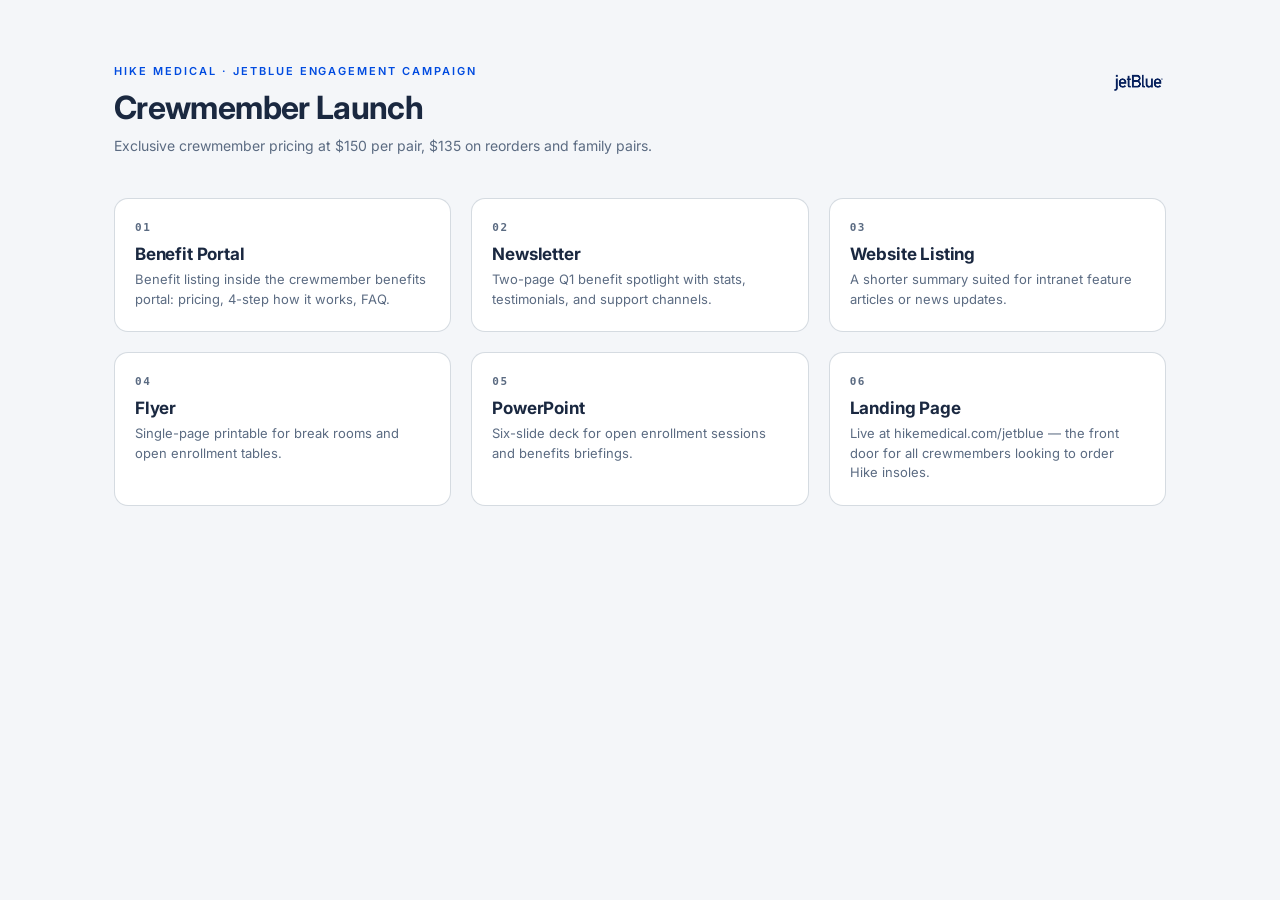
<file: index.html>
<!DOCTYPE html>
<html lang="en">
<head>
<meta charset="utf-8">
<meta name="viewport" content="width=device-width, initial-scale=1">
<title>JetBlue Crewmember Launch — Lookbook</title>
<link rel="preconnect" href="https://fonts.googleapis.com">
<link href="https://fonts.googleapis.com/css2?family=Inter:wght@400;500;600;700&display=swap" rel="stylesheet">
<link rel="stylesheet" href="css/style.css">
<style>
  .hub-header-row { display: flex; align-items: flex-start; justify-content: space-between; gap: 24px; flex-wrap: wrap; text-align: left; }
  .hub-header-row .copy { max-width: 640px; }
  .hub-header-row img { height: 26px; width: auto; margin-top: 4px; }
  @media (max-width: 620px) {
    .hub-header-row { flex-direction: column; }
    .hub-header-row img { height: 22px; }
  }
</style>
</head>
<body>

<div class="hub-shell">
  <div class="hub-header" style="text-align: left; margin-bottom: 44px;">
    <div class="hub-header-row">
      <div class="copy">
        <div class="eyebrow">Hike Medical · JetBlue Engagement Campaign</div>
        <h1 style="margin: 0 0 10px;">Crewmember Launch</h1>
        <p style="margin: 0;">Exclusive crewmember pricing at $150 per pair, $135 on reorders and family pairs.</p>
      </div>
      <img src="assets/jetblue-logo.png" alt="JetBlue">
    </div>
  </div>

  <div class="card-grid">
    <a class="asset-card" href="benefit-portal.html">
      <span class="num">01</span>
      <h3>Benefit Portal</h3>
      <p>Benefit listing inside the crewmember benefits portal: pricing, 4-step how it works, FAQ.</p>
    </a>
    <a class="asset-card" href="newsletter.html">
      <span class="num">02</span>
      <h3>Newsletter</h3>
      <p>Two-page Q1 benefit spotlight with stats, testimonials, and support channels.</p>
    </a>
    <a class="asset-card" href="website-listing.html">
      <span class="num">03</span>
      <h3>Website Listing</h3>
      <p>A shorter summary suited for intranet feature articles or news updates.</p>
    </a>
    <a class="asset-card" href="flyer.html">
      <span class="num">04</span>
      <h3>Flyer</h3>
      <p>Single-page printable for break rooms and open enrollment tables.</p>
    </a>
    <a class="asset-card" href="powerpoint.html">
      <span class="num">05</span>
      <h3>PowerPoint</h3>
      <p>Six-slide deck for open enrollment sessions and benefits briefings.</p>
    </a>
    <a class="asset-card" href="https://hikemedical.com/jetblue" target="_blank" rel="noopener">
      <span class="num">06</span>
      <h3>Landing Page</h3>
      <p>Live at hikemedical.com/jetblue — the front door for all crewmembers looking to order Hike insoles.</p>
    </a>
  </div>
</div>

</body>
</html>
</file>
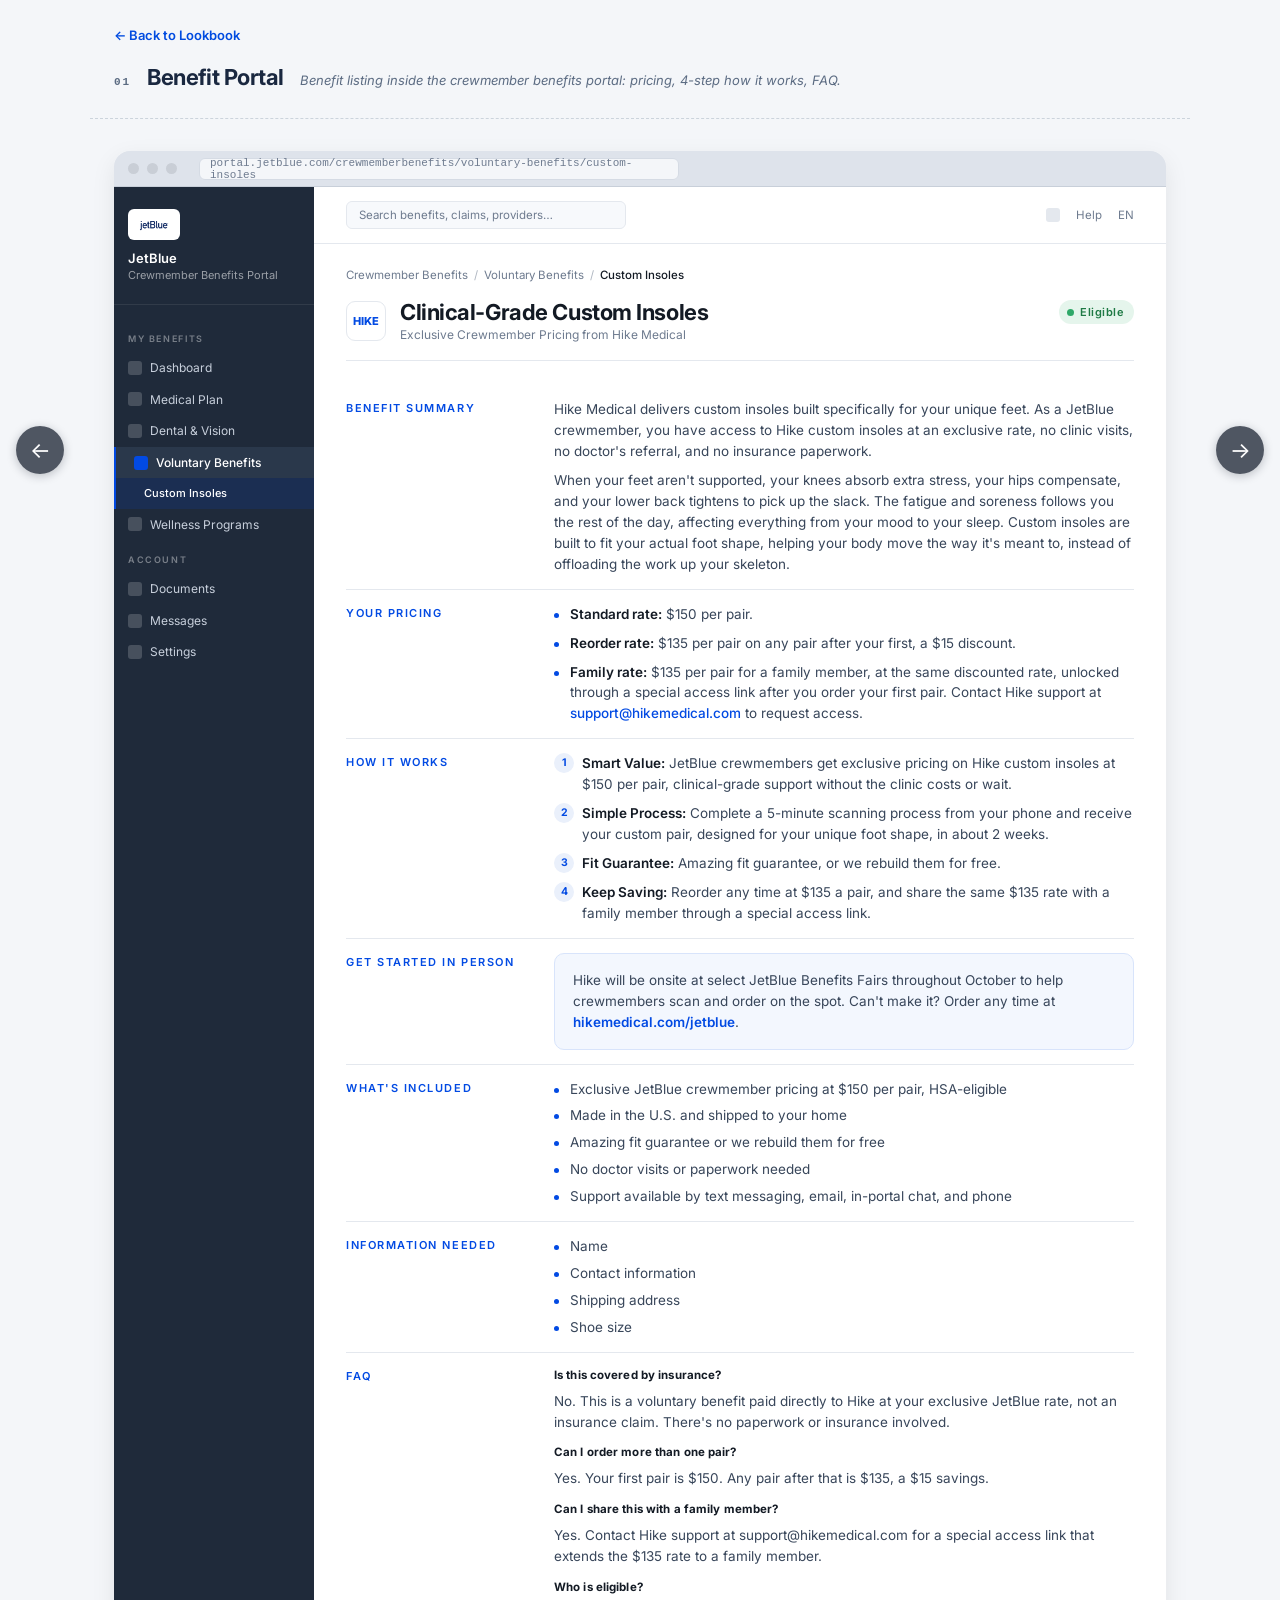
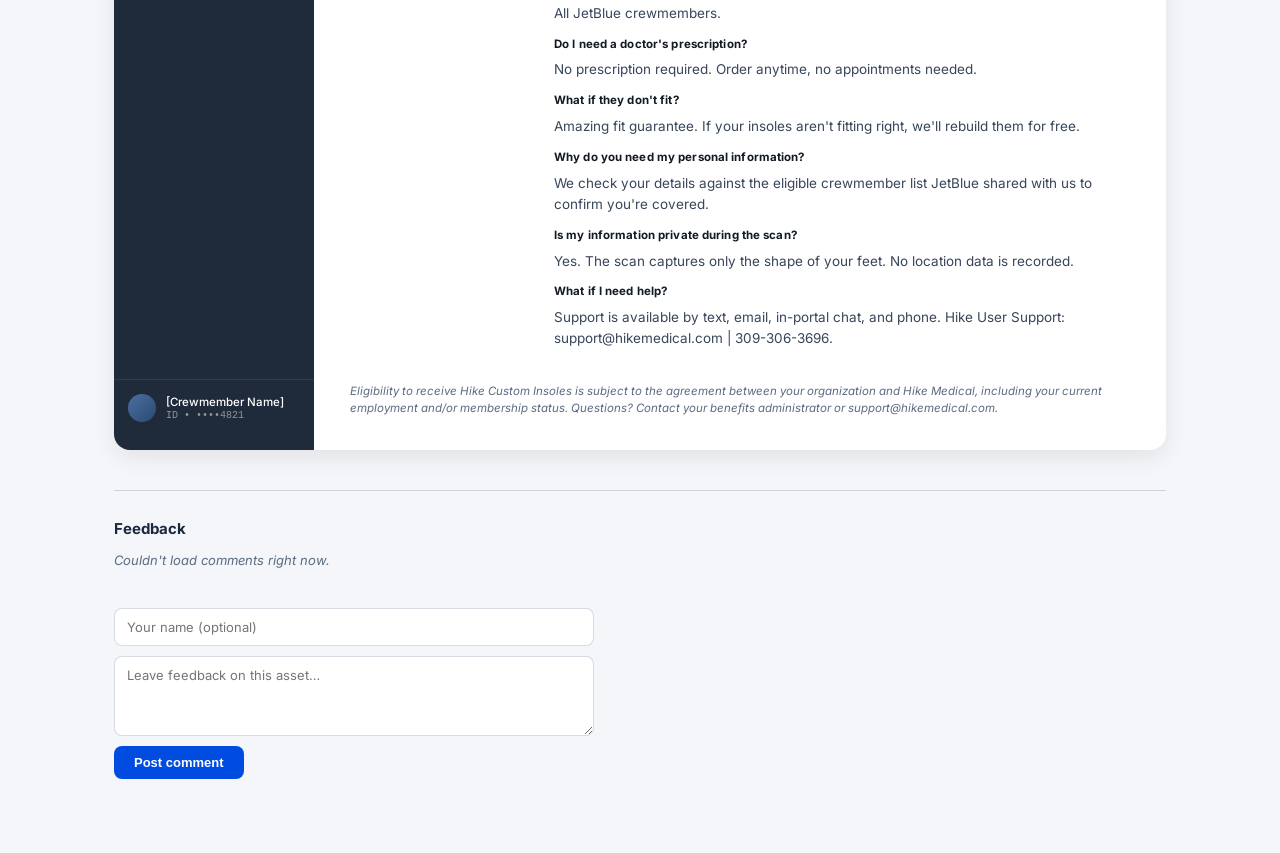
<file: benefit-portal.html>
<!DOCTYPE html>
<html lang="en">
<head>
<meta charset="utf-8">
<meta name="viewport" content="width=device-width, initial-scale=1">
<title>Benefit Portal — JetBlue Lookbook</title>
<link rel="preconnect" href="https://fonts.googleapis.com">
<link href="https://fonts.googleapis.com/css2?family=Inter:wght@400;500;600;700&display=swap" rel="stylesheet">
<link rel="stylesheet" href="css/style.css">
<style>
  body { font-family: 'Inter', 'Helvetica Neue', Arial, sans-serif; }
  a { color: #024AE3; text-decoration: none; }
  a:hover { color: #013BB8; }
</style>
</head>
<body>

<div class="subpage-bar"><a href="index.html">&larr; Back to Lookbook</a></div>
<div class="subpage-title">
  <span class="num">01</span>
  <h2>Benefit Portal</h2>
  <span class="desc">Benefit listing inside the crewmember benefits portal: pricing, 4-step how it works, FAQ.</span>
</div>

<div class="subpage-content">

<div class="frame">
<div style="display:grid; grid-template-columns:200px minmax(0,1fr);">

  <div class="frame-chrome" style="grid-column:1 / -1;">
    <span class="dot"></span><span class="dot"></span><span class="dot"></span>
    <div style="margin-left:14px; background:#F4F6F9; border:1px solid #D5DBE4; border-radius:6px; height:22px; flex:1; max-width:480px; display:flex; align-items:center; padding:0 10px; font-family:ui-monospace,'SF Mono',Menlo,monospace; font-size:11px; color:#6E7B8F;">portal.jetblue.com/crewmemberbenefits/voluntary-benefits/custom-insoles</div>
  </div>

  <aside style="background:#1F2A3A; color:#C8D0DC; padding:22px 0; display:flex; flex-direction:column;">
    <div style="padding:0 14px 22px; border-bottom:1px solid rgba(255,255,255,0.08); margin-bottom:14px;">
      <div style="background:#fff; border-radius:6px; padding:8px 10px; display:inline-flex; align-items:center; margin-bottom:10px;"><img src="assets/jetblue-logo.png" alt="JetBlue" style="height:15px; width:auto; display:block;" /></div>
      <div style="font-size:13px; font-weight:600; color:#fff; letter-spacing:-0.005em;">JetBlue</div>
      <div style="font-size:11px; color:rgba(255,255,255,0.55); margin-top:2px;">Crewmember Benefits Portal</div>
    </div>

    <div style="font-size:9px; letter-spacing:0.18em; text-transform:uppercase; font-weight:600; color:rgba(255,255,255,0.4); padding:14px 14px 8px;">My Benefits</div>
    <nav style="display:flex; flex-direction:column;">
      <a href="#" style="display:flex; align-items:center; gap:8px; padding:8px 14px; font-size:12px; color:#C8D0DC; line-height:1.3;"><span style="width:14px; height:14px; flex-shrink:0; border-radius:3px; background:rgba(255,255,255,0.18);"></span>Dashboard</a>
      <a href="#" style="display:flex; align-items:center; gap:8px; padding:8px 14px; font-size:12px; color:#C8D0DC; line-height:1.3;"><span style="width:14px; height:14px; flex-shrink:0; border-radius:3px; background:rgba(255,255,255,0.18);"></span>Medical Plan</a>
      <a href="#" style="display:flex; align-items:center; gap:8px; padding:8px 14px; font-size:12px; color:#C8D0DC; line-height:1.3;"><span style="width:14px; height:14px; flex-shrink:0; border-radius:3px; background:rgba(255,255,255,0.18);"></span>Dental &amp; Vision</a>
      <a href="#" style="display:flex; align-items:center; gap:8px; padding:8px 14px 8px 18px; font-size:12px; color:#fff; font-weight:500; line-height:1.3; background:#2A384B; border-left:2px solid #024AE3;"><span style="width:14px; height:14px; flex-shrink:0; border-radius:3px; background:#024AE3;"></span>Voluntary Benefits</a>
      <a href="#" style="display:flex; align-items:center; padding:8px 14px 8px 28px; font-size:11px; color:#fff; font-weight:500; line-height:1.3; background:rgba(2,74,227,0.14); border-left:2px solid #024AE3;">Custom Insoles</a>
      <a href="#" style="display:flex; align-items:center; gap:8px; padding:8px 14px; font-size:12px; color:#C8D0DC; line-height:1.3;"><span style="width:14px; height:14px; flex-shrink:0; border-radius:3px; background:rgba(255,255,255,0.18);"></span>Wellness Programs</a>
    </nav>

    <div style="font-size:9px; letter-spacing:0.18em; text-transform:uppercase; font-weight:600; color:rgba(255,255,255,0.4); padding:14px 14px 8px;">Account</div>
    <nav style="display:flex; flex-direction:column;">
      <a href="#" style="display:flex; align-items:center; gap:8px; padding:8px 14px; font-size:12px; color:#C8D0DC; line-height:1.3;"><span style="width:14px; height:14px; flex-shrink:0; border-radius:3px; background:rgba(255,255,255,0.18);"></span>Documents</a>
      <a href="#" style="display:flex; align-items:center; gap:8px; padding:8px 14px; font-size:12px; color:#C8D0DC; line-height:1.3;"><span style="width:14px; height:14px; flex-shrink:0; border-radius:3px; background:rgba(255,255,255,0.18);"></span>Messages</a>
      <a href="#" style="display:flex; align-items:center; gap:8px; padding:8px 14px; font-size:12px; color:#C8D0DC; line-height:1.3;"><span style="width:14px; height:14px; flex-shrink:0; border-radius:3px; background:rgba(255,255,255,0.18);"></span>Settings</a>
    </nav>

    <div style="margin-top:auto; padding:14px 14px 6px; border-top:1px solid rgba(255,255,255,0.08); display:flex; align-items:center; gap:10px;">
      <div style="width:28px; height:28px; border-radius:50%; background:linear-gradient(135deg,#4A6FA5,#2A4A6E); flex-shrink:0;"></div>
      <div>
        <div style="font-size:11.5px; color:#fff; font-weight:500;">[Crewmember Name]</div>
        <div style="font-size:10px; color:rgba(255,255,255,0.5); font-family:ui-monospace,'SF Mono',Menlo,monospace; margin-top:1px;">ID &bull; &bull;&bull;&bull;&bull;4821</div>
      </div>
    </div>
  </aside>

  <div style="background:#fff; display:flex; flex-direction:column; min-width:0;">

    <div style="display:flex; align-items:center; justify-content:space-between; padding:14px 32px; border-bottom:1px solid #E4E8EE; font-size:12px; color:#6E7B8F;">
      <div style="background:#F7F9FC; border:1px solid #E4E8EE; border-radius:6px; padding:6px 12px; width:280px; font-size:11.5px; color:#6E7B8F;">Search benefits, claims, providers&hellip;</div>
      <div style="display:flex; align-items:center; gap:16px; font-size:11.5px;">
        <span style="width:14px; height:14px; border-radius:3px; background:#E4E8EE;"></span>
        <span>Help</span>
        <span>EN</span>
      </div>
    </div>

    <div style="padding:24px 32px 32px; flex:1;">

      <div style="font-size:11.5px; color:#6E7B8F; margin-bottom:18px; display:flex; align-items:center; gap:6px; flex-wrap:wrap;">
        <span>Crewmember Benefits</span><span style="opacity:0.55;">/</span>
        <span>Voluntary Benefits</span><span style="opacity:0.55;">/</span>
        <span style="color:#131A24; font-weight:500;">Custom Insoles</span>
      </div>

      <div style="display:flex; align-items:flex-start; justify-content:space-between; gap:24px; padding-bottom:18px; border-bottom:1px solid #E4E8EE; margin-bottom:24px;">
        <div style="display:flex; align-items:center; gap:14px;">
          <div style="width:40px; height:40px; border-radius:9px; background:#fff; border:1px solid #E4E8EE; display:flex; align-items:center; justify-content:center; flex-shrink:0; overflow:hidden;">
            <span style="font-weight:800; font-size:11px; letter-spacing:-0.02em; color:#024AE3;">HIKE</span>
          </div>
          <div>
            <h1 style="margin:0; font-size:22px; font-weight:700; letter-spacing:-0.02em; color:#131A24; line-height:1.15;">Clinical-Grade Custom Insoles</h1>
            <div style="font-size:12px; color:#6E7B8F; margin-top:2px;">Exclusive Crewmember Pricing from Hike Medical</div>
          </div>
        </div>
        <span style="display:inline-flex; align-items:center; gap:6px; background:#E5F5EC; color:#1F7A45; font-size:11px; font-weight:600; letter-spacing:0.04em; padding:5px 10px 5px 8px; border-radius:999px; flex-shrink:0;"><span style="width:7px; height:7px; border-radius:50%; background:#2EA868;"></span>Eligible</span>
      </div>

      <div style="display:flex; flex-direction:column;">

        <div style="display:grid; grid-template-columns:180px minmax(0,1fr); gap:28px; padding:14px 0; border-bottom:1px solid #E4E8EE; align-items:start;">
          <div style="font-size:11px; letter-spacing:0.14em; text-transform:uppercase; color:#024AE3; font-weight:600; padding-top:2px;">Benefit Summary</div>
          <div style="font-size:13.5px; line-height:1.55; color:#38465A; display:flex; flex-direction:column; gap:8px;">
            <p style="margin:0; font-size:13.5px; line-height:1.55; color:#38465A;">Hike Medical delivers custom insoles built specifically for your unique feet. As a JetBlue crewmember, you have access to Hike custom insoles at an exclusive rate, no clinic visits, no doctor's referral, and no insurance paperwork.</p>
            <p style="margin:0; font-size:13.5px; line-height:1.55; color:#38465A;">When your feet aren't supported, your knees absorb extra stress, your hips compensate, and your lower back tightens to pick up the slack. The fatigue and soreness follows you the rest of the day, affecting everything from your mood to your sleep. Custom insoles are built to fit your actual foot shape, helping your body move the way it's meant to, instead of offloading the work up your skeleton.</p>
          </div>
        </div>

        <div style="display:grid; grid-template-columns:180px minmax(0,1fr); gap:28px; padding:14px 0; border-bottom:1px solid #E4E8EE; align-items:start;">
          <div style="font-size:11px; letter-spacing:0.14em; text-transform:uppercase; color:#024AE3; font-weight:600; padding-top:2px;">Your Pricing</div>
          <div style="font-size:13.5px; line-height:1.55; color:#38465A; display:flex; flex-direction:column; gap:8px;">
            <div style="display:grid; grid-template-columns:16px minmax(0,1fr); align-items:start;"><span style="width:5px; height:5px; background:#024AE3; border-radius:50%; margin-top:9px;"></span><span><span style="color:#131A24; font-weight:600;">Standard rate:</span> $150 per pair.</span></div>
            <div style="display:grid; grid-template-columns:16px minmax(0,1fr); align-items:start;"><span style="width:5px; height:5px; background:#024AE3; border-radius:50%; margin-top:9px;"></span><span><span style="color:#131A24; font-weight:600;">Reorder rate:</span> $135 per pair on any pair after your first, a $15 discount.</span></div>
            <div style="display:grid; grid-template-columns:16px minmax(0,1fr); align-items:start;"><span style="width:5px; height:5px; background:#024AE3; border-radius:50%; margin-top:9px;"></span><span><span style="color:#131A24; font-weight:600;">Family rate:</span> $135 per pair for a family member, at the same discounted rate, unlocked through a special access link after you order your first pair. Contact Hike support at <a href="mailto:support@hikemedical.com" style="color:#024AE3; font-weight:500;">support@hikemedical.com</a> to request access.</span></div>
          </div>
        </div>

        <div style="display:grid; grid-template-columns:180px minmax(0,1fr); gap:28px; padding:14px 0; border-bottom:1px solid #E4E8EE; align-items:start;">
          <div style="font-size:11px; letter-spacing:0.14em; text-transform:uppercase; color:#024AE3; font-weight:600; padding-top:2px;">How It Works</div>
          <div style="font-size:13.5px; line-height:1.55; color:#38465A; display:flex; flex-direction:column; gap:8px;">
            <div style="display:grid; grid-template-columns:28px minmax(0,1fr); align-items:start;"><span style="width:20px; height:20px; background:#EAF0FB; color:#024AE3; font-size:10.5px; font-weight:700; border-radius:50%; display:flex; align-items:center; justify-content:center;">1</span><span><span style="color:#131A24; font-weight:600;">Smart Value:</span> JetBlue crewmembers get exclusive pricing on Hike custom insoles at $150 per pair, clinical-grade support without the clinic costs or wait.</span></div>
            <div style="display:grid; grid-template-columns:28px minmax(0,1fr); align-items:start;"><span style="width:20px; height:20px; background:#EAF0FB; color:#024AE3; font-size:10.5px; font-weight:700; border-radius:50%; display:flex; align-items:center; justify-content:center;">2</span><span><span style="color:#131A24; font-weight:600;">Simple Process:</span> Complete a 5-minute scanning process from your phone and receive your custom pair, designed for your unique foot shape, in about 2 weeks.</span></div>
            <div style="display:grid; grid-template-columns:28px minmax(0,1fr); align-items:start;"><span style="width:20px; height:20px; background:#EAF0FB; color:#024AE3; font-size:10.5px; font-weight:700; border-radius:50%; display:flex; align-items:center; justify-content:center;">3</span><span><span style="color:#131A24; font-weight:600;">Fit Guarantee:</span> Amazing fit guarantee, or we rebuild them for free.</span></div>
            <div style="display:grid; grid-template-columns:28px minmax(0,1fr); align-items:start;"><span style="width:20px; height:20px; background:#EAF0FB; color:#024AE3; font-size:10.5px; font-weight:700; border-radius:50%; display:flex; align-items:center; justify-content:center;">4</span><span><span style="color:#131A24; font-weight:600;">Keep Saving:</span> Reorder any time at $135 a pair, and share the same $135 rate with a family member through a special access link.</span></div>
          </div>
        </div>

        <div style="display:grid; grid-template-columns:180px minmax(0,1fr); gap:28px; padding:14px 0; border-bottom:1px solid #E4E8EE; align-items:start;">
          <div style="font-size:11px; letter-spacing:0.14em; text-transform:uppercase; color:#024AE3; font-weight:600; padding-top:2px;">Get Started In Person</div>
          <div style="font-size:13.5px; line-height:1.55; color:#38465A;">
            <div style="background:#F3F7FE; border:1px solid #D8E4FB; border-radius:10px; padding:16px 18px;">
              <p style="margin:0; font-size:13.5px; line-height:1.55; color:#38465A;">Hike will be onsite at select JetBlue Benefits Fairs throughout October to help crewmembers scan and order on the spot. Can't make it? Order any time at <a href="https://hikemedical.com/jetblue" style="color:#024AE3; font-weight:600;">hikemedical.com/jetblue</a>.</p>
            </div>
          </div>
        </div>

        <div style="display:grid; grid-template-columns:180px minmax(0,1fr); gap:28px; padding:14px 0; border-bottom:1px solid #E4E8EE; align-items:start;">
          <div style="font-size:11px; letter-spacing:0.14em; text-transform:uppercase; color:#024AE3; font-weight:600; padding-top:2px;">What's Included</div>
          <div style="font-size:13.5px; line-height:1.55; color:#38465A; display:flex; flex-direction:column; gap:6px;">
            <div style="display:grid; grid-template-columns:16px minmax(0,1fr); align-items:start;"><span style="width:5px; height:5px; background:#024AE3; border-radius:50%; margin-top:9px;"></span><span>Exclusive JetBlue crewmember pricing at $150 per pair, HSA-eligible</span></div>
            <div style="display:grid; grid-template-columns:16px minmax(0,1fr); align-items:start;"><span style="width:5px; height:5px; background:#024AE3; border-radius:50%; margin-top:9px;"></span><span>Made in the U.S. and shipped to your home</span></div>
            <div style="display:grid; grid-template-columns:16px minmax(0,1fr); align-items:start;"><span style="width:5px; height:5px; background:#024AE3; border-radius:50%; margin-top:9px;"></span><span>Amazing fit guarantee or we rebuild them for free</span></div>
            <div style="display:grid; grid-template-columns:16px minmax(0,1fr); align-items:start;"><span style="width:5px; height:5px; background:#024AE3; border-radius:50%; margin-top:9px;"></span><span>No doctor visits or paperwork needed</span></div>
            <div style="display:grid; grid-template-columns:16px minmax(0,1fr); align-items:start;"><span style="width:5px; height:5px; background:#024AE3; border-radius:50%; margin-top:9px;"></span><span>Support available by text messaging, email, in-portal chat, and phone</span></div>
          </div>
        </div>

        <div style="display:grid; grid-template-columns:180px minmax(0,1fr); gap:28px; padding:14px 0; border-bottom:1px solid #E4E8EE; align-items:start;">
          <div style="font-size:11px; letter-spacing:0.14em; text-transform:uppercase; color:#024AE3; font-weight:600; padding-top:2px;">Information Needed</div>
          <div style="font-size:13.5px; line-height:1.55; color:#38465A; display:flex; flex-direction:column; gap:6px;">
            <div style="display:grid; grid-template-columns:16px minmax(0,1fr); align-items:start;"><span style="width:5px; height:5px; background:#024AE3; border-radius:50%; margin-top:9px;"></span><span>Name</span></div>
            <div style="display:grid; grid-template-columns:16px minmax(0,1fr); align-items:start;"><span style="width:5px; height:5px; background:#024AE3; border-radius:50%; margin-top:9px;"></span><span>Contact information</span></div>
            <div style="display:grid; grid-template-columns:16px minmax(0,1fr); align-items:start;"><span style="width:5px; height:5px; background:#024AE3; border-radius:50%; margin-top:9px;"></span><span>Shipping address</span></div>
            <div style="display:grid; grid-template-columns:16px minmax(0,1fr); align-items:start;"><span style="width:5px; height:5px; background:#024AE3; border-radius:50%; margin-top:9px;"></span><span>Shoe size</span></div>
          </div>
        </div>

        <div style="display:grid; grid-template-columns:180px minmax(0,1fr); gap:28px; padding:14px 0; align-items:start;">
          <div style="font-size:11px; letter-spacing:0.14em; text-transform:uppercase; color:#024AE3; font-weight:600; padding-top:2px;">FAQ</div>
          <div style="font-size:13.5px; line-height:1.55; color:#38465A; display:flex; flex-direction:column; gap:12px;">
            <p style="margin:0; font-size:13.5px; line-height:1.55; color:#38465A;"><span style="display:block; font-size:11.5px; font-weight:700; color:#131A24; margin-bottom:6px; letter-spacing:0.01em;">Is this covered by insurance?</span>No. This is a voluntary benefit paid directly to Hike at your exclusive JetBlue rate, not an insurance claim. There's no paperwork or insurance involved.</p>
            <p style="margin:0; font-size:13.5px; line-height:1.55; color:#38465A;"><span style="display:block; font-size:11.5px; font-weight:700; color:#131A24; margin-bottom:6px; letter-spacing:0.01em;">Can I order more than one pair?</span>Yes. Your first pair is $150. Any pair after that is $135, a $15 savings.</p>
            <p style="margin:0; font-size:13.5px; line-height:1.55; color:#38465A;"><span style="display:block; font-size:11.5px; font-weight:700; color:#131A24; margin-bottom:6px; letter-spacing:0.01em;">Can I share this with a family member?</span>Yes. Contact Hike support at support@hikemedical.com for a special access link that extends the $135 rate to a family member.</p>
            <p style="margin:0; font-size:13.5px; line-height:1.55; color:#38465A;"><span style="display:block; font-size:11.5px; font-weight:700; color:#131A24; margin-bottom:6px; letter-spacing:0.01em;">Who is eligible?</span>All JetBlue crewmembers.</p>
            <p style="margin:0; font-size:13.5px; line-height:1.55; color:#38465A;"><span style="display:block; font-size:11.5px; font-weight:700; color:#131A24; margin-bottom:6px; letter-spacing:0.01em;">Do I need a doctor's prescription?</span>No prescription required. Order anytime, no appointments needed.</p>
            <p style="margin:0; font-size:13.5px; line-height:1.55; color:#38465A;"><span style="display:block; font-size:11.5px; font-weight:700; color:#131A24; margin-bottom:6px; letter-spacing:0.01em;">What if they don't fit?</span>Amazing fit guarantee. If your insoles aren't fitting right, we'll rebuild them for free.</p>
            <p style="margin:0; font-size:13.5px; line-height:1.55; color:#38465A;"><span style="display:block; font-size:11.5px; font-weight:700; color:#131A24; margin-bottom:6px; letter-spacing:0.01em;">Why do you need my personal information?</span>We check your details against the eligible crewmember list JetBlue shared with us to confirm you're covered.</p>
            <p style="margin:0; font-size:13.5px; line-height:1.55; color:#38465A;"><span style="display:block; font-size:11.5px; font-weight:700; color:#131A24; margin-bottom:6px; letter-spacing:0.01em;">Is my information private during the scan?</span>Yes. The scan captures only the shape of your feet. No location data is recorded.</p>
            <p style="margin:0; font-size:13.5px; line-height:1.55; color:#38465A;"><span style="display:block; font-size:11.5px; font-weight:700; color:#131A24; margin-bottom:6px; letter-spacing:0.01em;">What if I need help?</span>Support is available by text, email, in-portal chat, and phone. Hike User Support: support@hikemedical.com | 309-306-3696.</p>
          </div>
        </div>

      </div>

      <p style="margin-top:20px; font-size:11.5px; font-style:italic; color:#5B6B82; line-height:1.5; padding:0 4px;">Eligibility to receive Hike Custom Insoles is subject to the agreement between your organization and Hike Medical, including your current employment and/or membership status. Questions? Contact your benefits administrator or support@hikemedical.com.</p>

    </div>
  </div>

</div>
</div>

<div id="comments-root" data-page="benefit-portal"></div>

</div>

<script src="js/comments-config.js"></script>
<script src="js/comments.js"></script>
<script src="js/nav.js"></script>
</body>
</html>
</file>
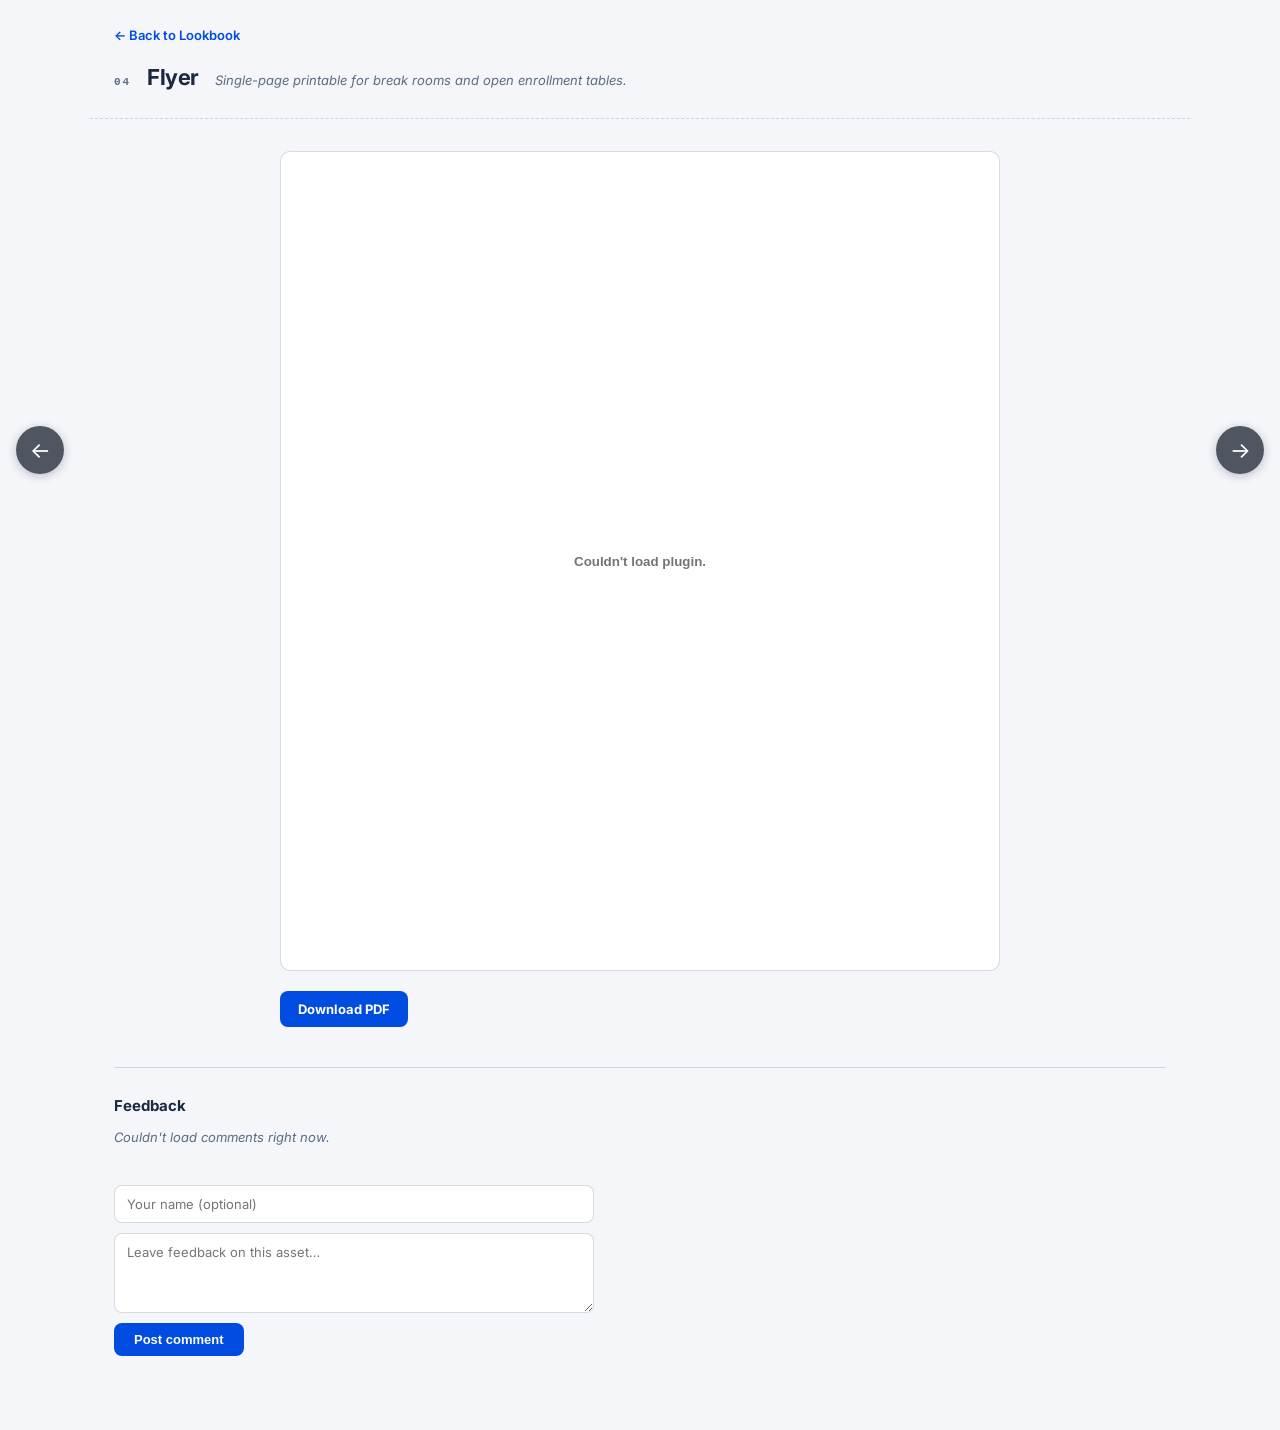
<file: flyer.html>
<!DOCTYPE html>
<html lang="en">
<head>
<meta charset="utf-8">
<meta name="viewport" content="width=device-width, initial-scale=1">
<title>Flyer — JetBlue Lookbook</title>
<link rel="preconnect" href="https://fonts.googleapis.com">
<link href="https://fonts.googleapis.com/css2?family=Inter:wght@400;500;600&display=swap" rel="stylesheet">
<link rel="stylesheet" href="css/style.css">
<style>
  .pdf-wrap { max-width: 720px; margin: 0 auto; }
  .pdf-wrap embed { width: 100%; height: 820px; border: 1px solid var(--hairline-strong); border-radius: 10px; background: #fff; }
  .pdf-download { display: inline-block; margin-top: 16px; font-size: 13px; font-weight: 700; color: #fff; background: var(--client-accent); border-radius: 8px; padding: 10px 18px; text-decoration: none; }
  .pdf-download:hover { background: var(--client-accent-dark); }
</style>
</head>
<body>

<div class="subpage-bar"><a href="index.html">&larr; Back to Lookbook</a></div>
<div class="subpage-title">
  <span class="num">04</span>
  <h2>Flyer</h2>
  <span class="desc">Single-page printable for break rooms and open enrollment tables.</span>
</div>

<div class="subpage-content">

<div class="pdf-wrap">
  <embed src="JB%20Hike%20at%20a%20Glance%20Flyer.pdf" type="application/pdf">
  <a class="pdf-download" href="JB%20Hike%20at%20a%20Glance%20Flyer.pdf" download>Download PDF</a>
</div>

<div id="comments-root" data-page="flyer"></div>

</div>

<script src="js/comments-config.js"></script>
<script src="js/comments.js"></script>
<script src="js/nav.js"></script>
</body>
</html>
</file>
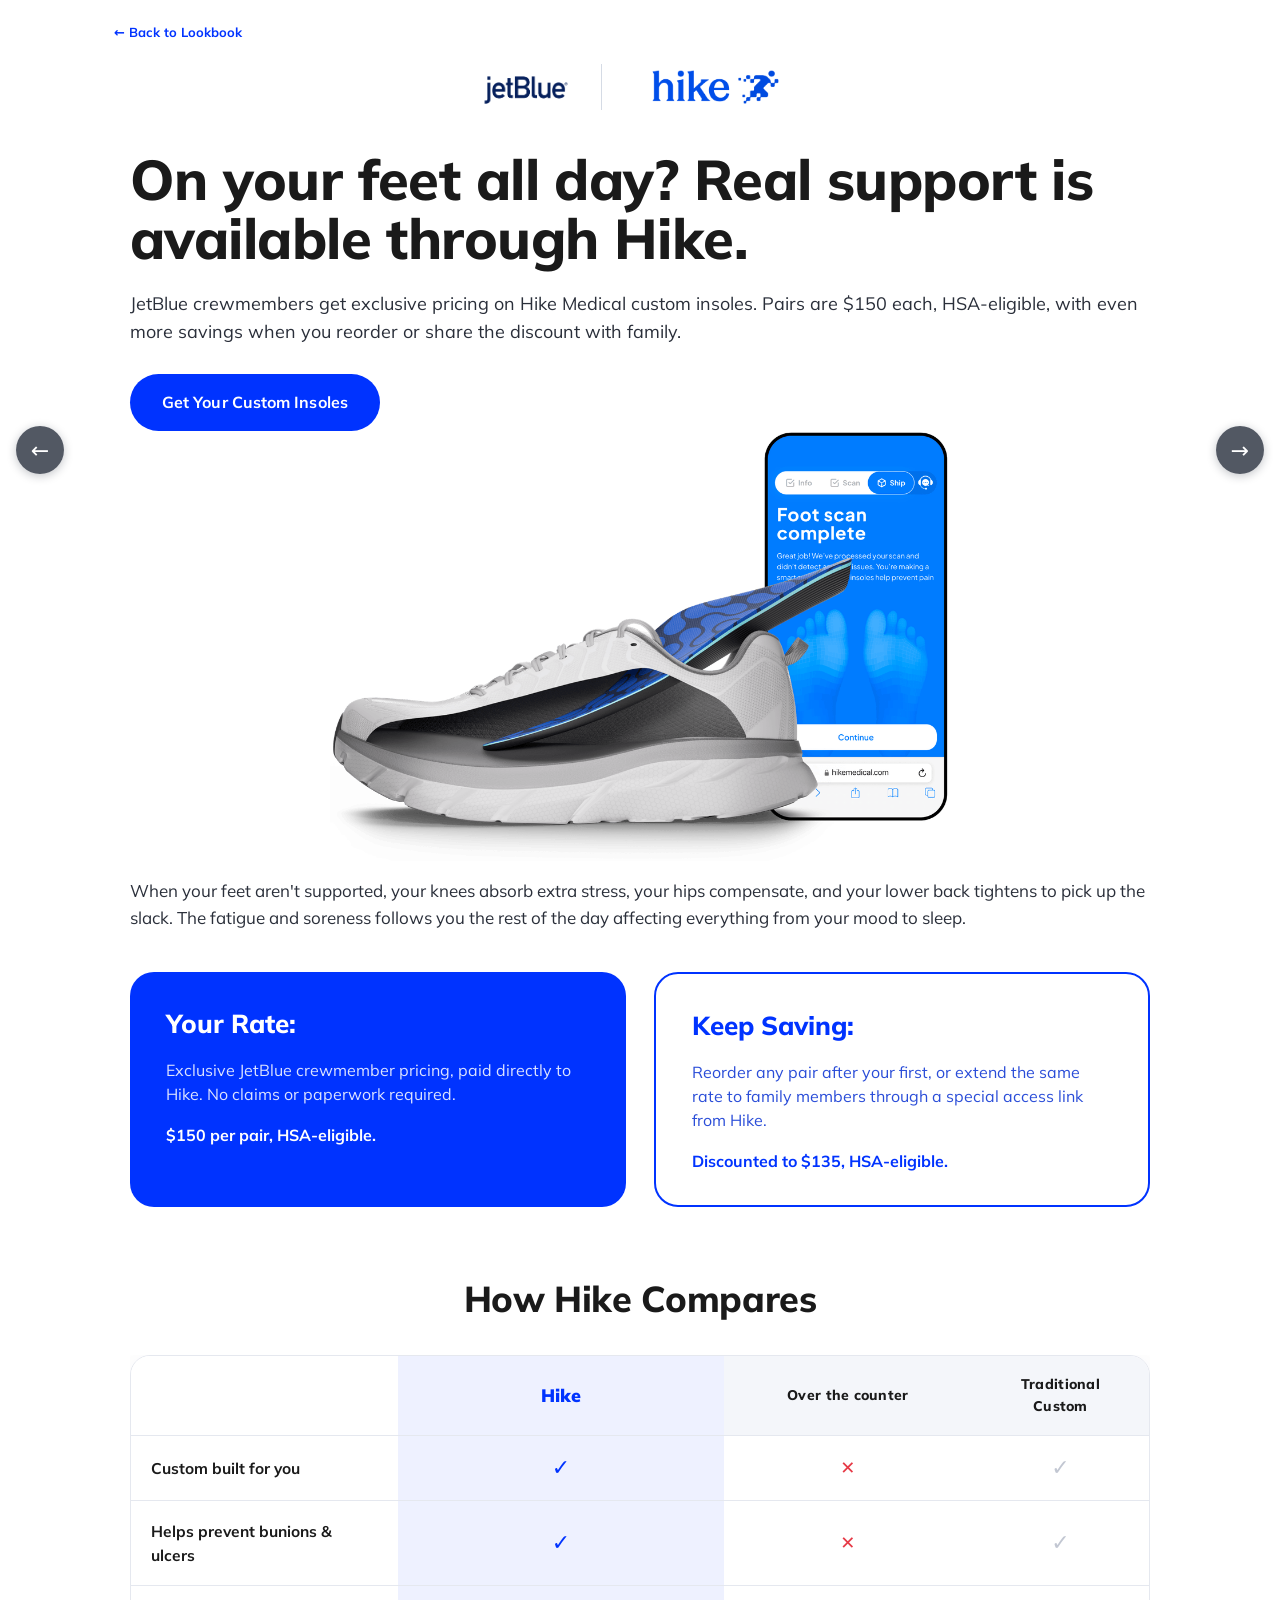
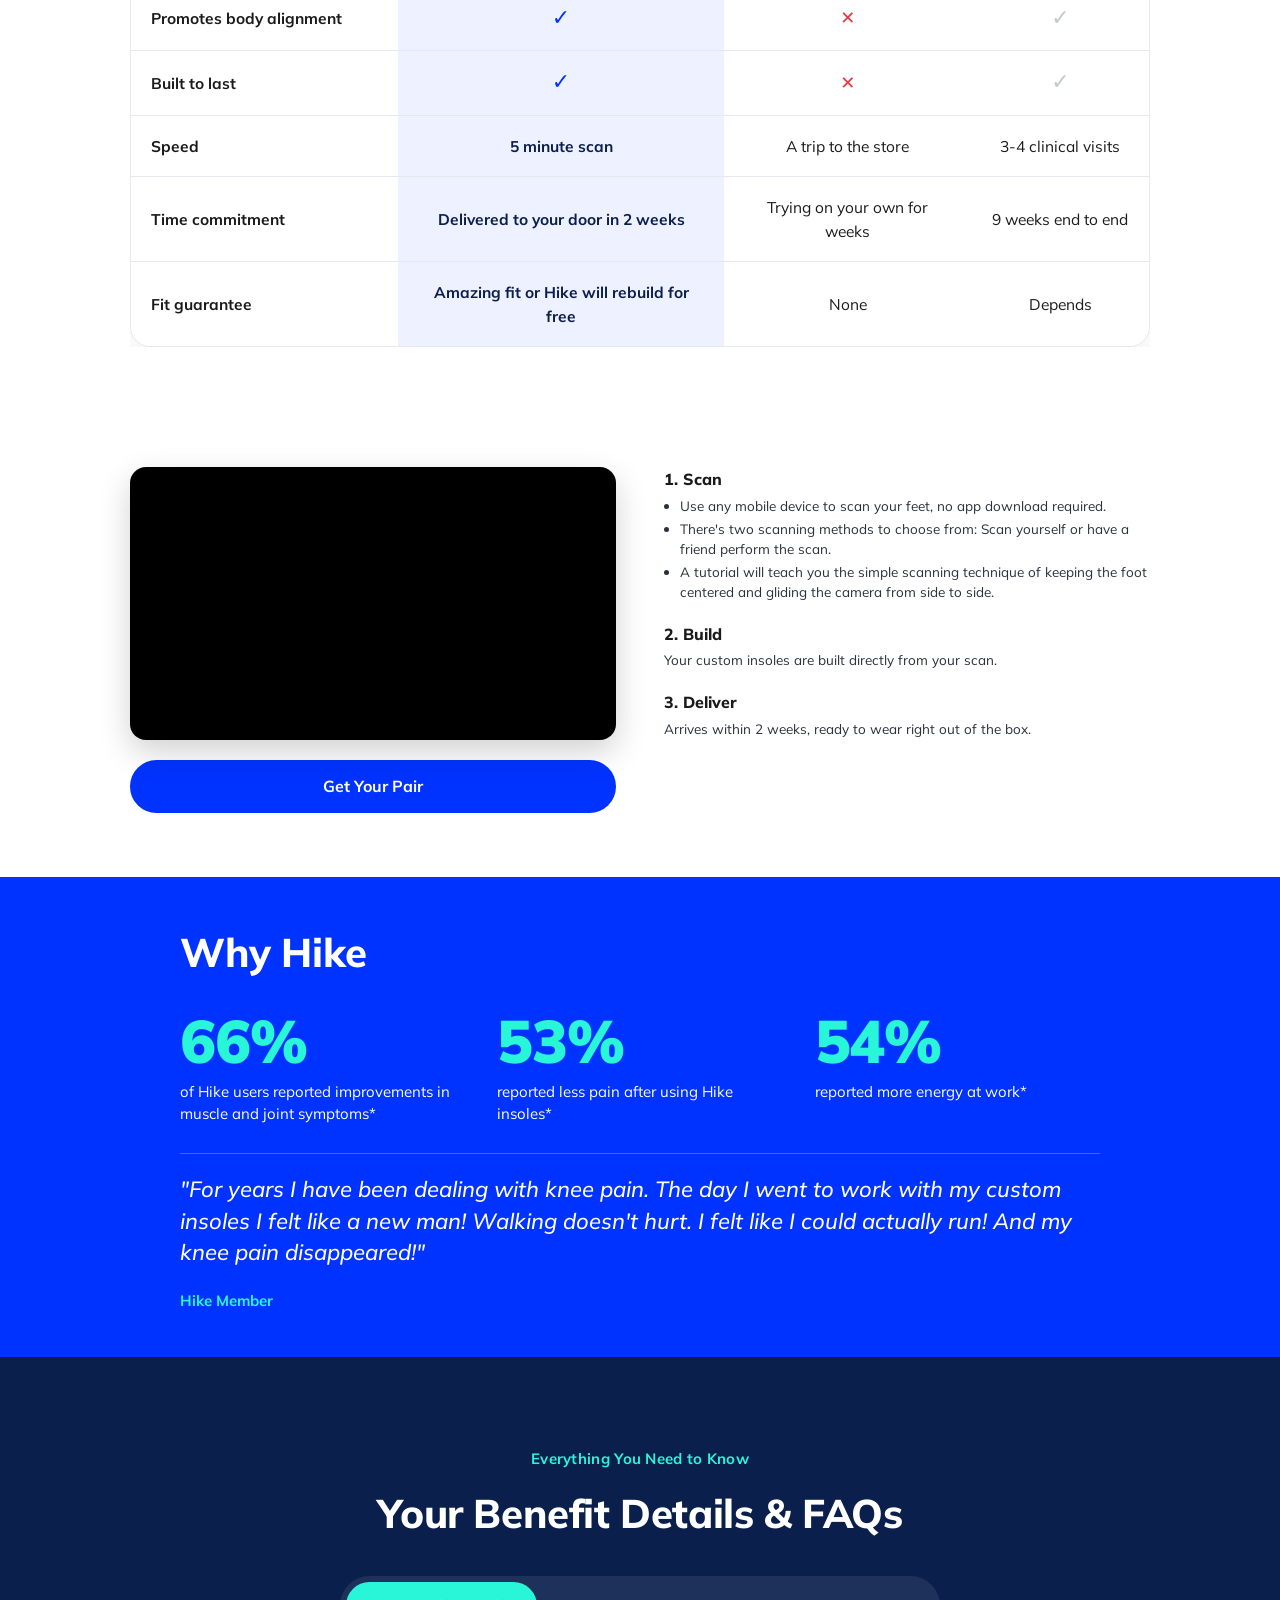
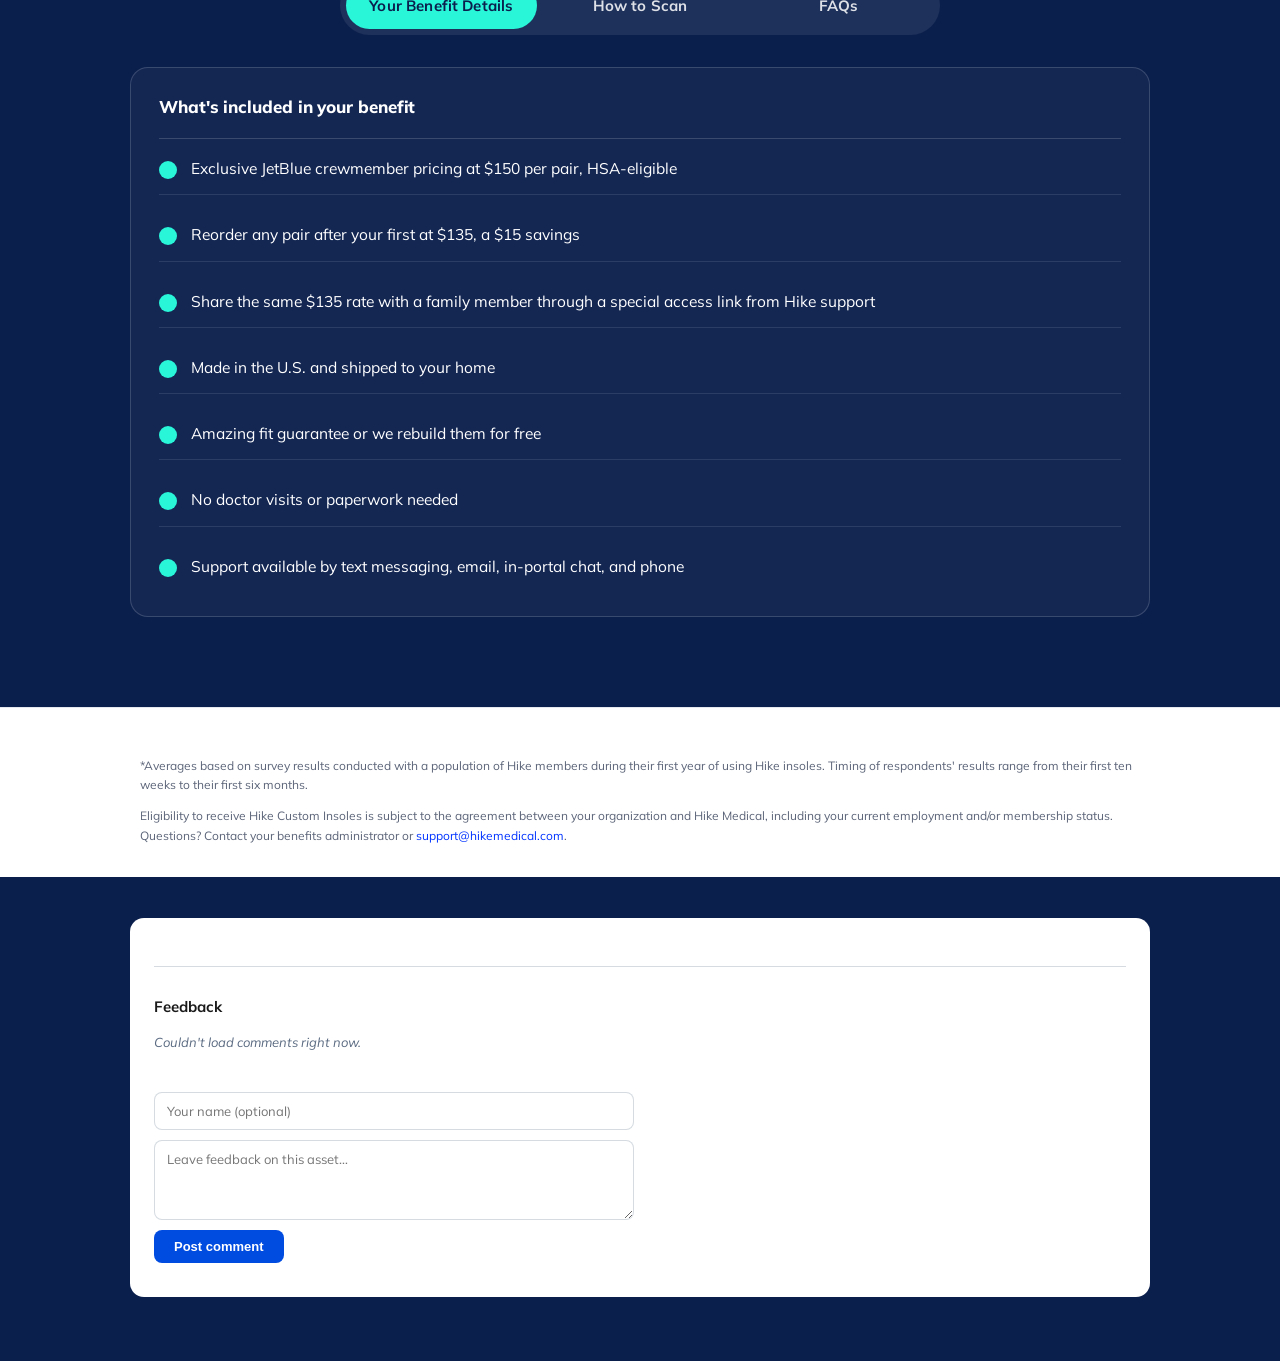
<file: landing-page.html>
<!DOCTYPE html>
<html lang="en">
<head>
<meta charset="utf-8">
<meta name="viewport" content="width=device-width, initial-scale=1">
<title>Landing Page — JetBlue Lookbook</title>
<link rel="preconnect" href="https://fonts.googleapis.com">
<link rel="preconnect" href="https://fonts.gstatic.com" crossorigin>
<link href="https://fonts.googleapis.com/css2?family=Mulish:wght@400;500;600;700;800;900&display=swap" rel="stylesheet">
<link rel="stylesheet" href="css/style.css">
<style>
  * { box-sizing: border-box; }
  body { margin: 0; padding: 0; font-family: 'Mulish', system-ui, -apple-system, sans-serif; color: #1A1A1A; background: #fff; font-size: 17px; line-height: 1.55; -webkit-font-smoothing: antialiased; }
  html { scroll-behavior: smooth; }
  a { color: inherit; text-decoration: none; }
  a:hover { color: #0026CC; }
  img { max-width: 100%; display: block; }

  .lp-back-bar { max-width: 1100px; margin: 0 auto; padding: 18px 24px 0; }
  .lp-back-bar a { font-size: 13px; font-weight: 700; color: #0033FF; text-decoration: none; }
  .lp-back-bar a:hover { text-decoration: underline; }

  .lp-comments { max-width: 1100px; margin: 0 auto; padding: 40px 40px 64px; }

  .tab-btn { flex: 1; background: transparent; color: rgba(255,255,255,0.85); border: none; padding: 14px 20px; font-family: inherit; font-size: 15px; font-weight: 700; border-radius: 100px; cursor: pointer; letter-spacing: 0.01em; }
  .tab-btn.active { background: #29F5D9; color: #0B1F4D; }

  .faq-item { border: 1px solid rgba(255,255,255,0.16); border-radius: 18px; overflow: hidden; background: rgba(255,255,255,0.04); }
  .faq-toggle { width: 100%; background: transparent; border: none; padding: 22px 28px; display: grid; grid-template-columns: 1fr 36px; align-items: center; gap: 16px; cursor: pointer; font-family: inherit; text-align: left; color: #fff; }
  .faq-q { font-weight: 700; color: #fff; font-size: 17px; line-height: 1.4; }
  .faq-icon { width: 36px; height: 36px; border-radius: 50%; background: rgba(255,255,255,0.1); color: #fff; display: grid; place-items: center; flex-shrink: 0; font-weight: 700; font-size: 20px; line-height: 1; transition: transform .15s, background .15s, color .15s; }
  .faq-item.open .faq-icon { background: #29F5D9; color: #0B1F4D; transform: rotate(45deg); }
  .faq-answer { padding: 0 28px 24px; display: none; }
  .faq-item.open .faq-answer { display: block; }
  .faq-answer p { color: #fff; font-size: 15.5px; line-height: 1.55; margin: 0; }

  .tab-panel { display: none; }
  .tab-panel.active { display: block; }
</style>
</head>
<body>

<div class="lp-back-bar"><a href="index.html">&larr; Back to Lookbook</a></div>

<div style="display:flex;justify-content:center;align-items:center;gap:28px;padding:20px 40px 16px;flex-wrap:wrap;">
  <img src="assets/jetblue-logo.png" alt="JetBlue" style="height:44px;">
  <span style="width:1px;height:46px;background:#D5DBE5;"></span>
  <img src="assets/hike-logo-blue.png" alt="Hike Medical" style="height:78px;margin:-20px 0;">
</div>

<section style="padding:24px 0 32px;">
  <div style="max-width:1100px;margin:0 auto;padding:0 40px;">
    <h1 style="font-size:56px;line-height:1.05;font-weight:800;letter-spacing:-0.01em;margin:0 0 22px;color:#1A1A1A;width:100%;">On your feet all day? Real support is available through Hike.</h1>
    <p style="font-size:18px;color:#2A2F3A;margin:0 0 28px;">JetBlue crewmembers get exclusive pricing on Hike Medical custom insoles. Pairs are $150 each, HSA-eligible, with even more savings when you reorder or share the discount with family.</p>
    <a href="https://hikemedical.com/jetblue" target="_blank" rel="noopener" style="display:inline-block;background:#0033FF;color:#fff;padding:16px 32px;border-radius:100px;font-weight:700;font-size:16px;text-decoration:none;border:none;cursor:pointer;font-family:inherit;letter-spacing:0.005em;">Get Your Custom Insoles</a>

    <div style="margin-top:0;display:grid;place-items:center;">
      <img src="assets/product-image.png" alt="Hike Medical custom insole with shoe and app scan flow" style="max-width:620px;width:100%;height:auto;">
    </div>

    <p style="font-size:17px;color:#2A2F3A;margin:16px 0 0;line-height:1.6;">When your feet aren't supported, your knees absorb extra stress, your hips compensate, and your lower back tightens to pick up the slack. The fatigue and soreness follows you the rest of the day affecting everything from your mood to sleep.</p>

    <div style="display:grid;grid-template-columns:repeat(auto-fit,minmax(260px,1fr));gap:28px;margin-top:40px;">
      <div style="border-radius:24px;padding:32px 36px;position:relative;overflow:hidden;background:#0033FF;color:#fff;">
        <div style="font-size:26px;font-weight:800;margin-bottom:14px;">Your Rate:</div>
        <div style="font-size:16px;line-height:1.5;margin-bottom:18px;color:#DCE3FF;">Exclusive JetBlue crewmember pricing, paid directly to Hike. No claims or paperwork required.</div>
        <div style="font-size:16px;font-weight:700;line-height:1.45;">$150 per pair, HSA-eligible.</div>
      </div>
      <div style="border-radius:24px;padding:32px 36px;position:relative;overflow:hidden;background:#fff;color:#0033FF;border:2px solid #0033FF;">
        <div style="font-size:26px;font-weight:800;margin-bottom:14px;">Keep Saving:</div>
        <div style="font-size:16px;line-height:1.5;margin-bottom:18px;color:#2A4DD8;">Reorder any pair after your first, or extend the same rate to family members through a special access link from Hike.</div>
        <div style="font-size:16px;font-weight:700;line-height:1.45;">Discounted to $135, HSA-eligible.</div>
      </div>
    </div>
  </div>
</section>

<section style="background:#fff;padding:32px 0 56px;">
  <div style="max-width:1100px;margin:0 auto;padding:0 40px;">
    <div style="text-align:center;max-width:760px;margin:0 auto 28px;">
      <h2 style="font-size:36px;font-weight:800;letter-spacing:-0.01em;margin:0 0 8px;">How Hike Compares</h2>
    </div>
    <div style="overflow-x:auto;">
    <table style="width:100%;min-width:640px;border-collapse:separate;border-spacing:0;background:#fff;border:1.5px solid #E5E8EF;border-radius:20px;overflow:hidden;font-size:15.5px;box-shadow:0 8px 30px rgba(11,31,77,0.06);">
      <thead>
        <tr>
          <th style="background:#fff;text-align:left;padding:18px 20px;border-bottom:1.5px solid #E5E8EF;">&nbsp;</th>
          <th style="background:#EEF1FF;color:#0033FF;font-size:18px;font-weight:900;text-align:center;padding:18px 20px;border-bottom:1.5px solid #E5E8EF;">Hike</th>
          <th style="background:#F4F6FA;color:#1A1A1A;font-weight:800;text-align:center;padding:18px 20px;font-size:14px;letter-spacing:0.02em;border-bottom:1.5px solid #E5E8EF;">Over the counter</th>
          <th style="background:#F4F6FA;color:#1A1A1A;font-weight:800;text-align:center;padding:18px 20px;font-size:14px;letter-spacing:0.02em;border-bottom:1.5px solid #E5E8EF;">Traditional Custom</th>
        </tr>
      </thead>
      <tbody>
        <tr>
          <td style="padding:18px 20px;border-bottom:1px solid #E5E8EF;text-align:left;font-weight:700;color:#1A1A1A;">Custom built for you</td>
          <td style="padding:18px 20px;border-bottom:1px solid #E5E8EF;text-align:center;background:#EEF1FF;font-weight:700;color:#0B1F4D;"><span style="color:#0033FF;font-weight:800;font-size:22px;line-height:1;">✓</span></td>
          <td style="padding:18px 20px;border-bottom:1px solid #E5E8EF;text-align:center;color:#1A1A1A;"><span style="color:#E63946;font-weight:800;font-size:18px;">✕</span></td>
          <td style="padding:18px 20px;border-bottom:1px solid #E5E8EF;text-align:center;color:#1A1A1A;"><span style="color:#C2C7D2;font-weight:800;font-size:22px;line-height:1;">✓</span></td>
        </tr>
        <tr>
          <td style="padding:18px 20px;border-bottom:1px solid #E5E8EF;text-align:left;font-weight:700;color:#1A1A1A;">Helps prevent bunions &amp; ulcers</td>
          <td style="padding:18px 20px;border-bottom:1px solid #E5E8EF;text-align:center;background:#EEF1FF;font-weight:700;color:#0B1F4D;"><span style="color:#0033FF;font-weight:800;font-size:22px;line-height:1;">✓</span></td>
          <td style="padding:18px 20px;border-bottom:1px solid #E5E8EF;text-align:center;color:#1A1A1A;"><span style="color:#E63946;font-weight:800;font-size:18px;">✕</span></td>
          <td style="padding:18px 20px;border-bottom:1px solid #E5E8EF;text-align:center;color:#1A1A1A;"><span style="color:#C2C7D2;font-weight:800;font-size:22px;line-height:1;">✓</span></td>
        </tr>
        <tr>
          <td style="padding:18px 20px;border-bottom:1px solid #E5E8EF;text-align:left;font-weight:700;color:#1A1A1A;">Promotes body alignment</td>
          <td style="padding:18px 20px;border-bottom:1px solid #E5E8EF;text-align:center;background:#EEF1FF;font-weight:700;color:#0B1F4D;"><span style="color:#0033FF;font-weight:800;font-size:22px;line-height:1;">✓</span></td>
          <td style="padding:18px 20px;border-bottom:1px solid #E5E8EF;text-align:center;color:#1A1A1A;"><span style="color:#E63946;font-weight:800;font-size:18px;">✕</span></td>
          <td style="padding:18px 20px;border-bottom:1px solid #E5E8EF;text-align:center;color:#1A1A1A;"><span style="color:#C2C7D2;font-weight:800;font-size:22px;line-height:1;">✓</span></td>
        </tr>
        <tr>
          <td style="padding:18px 20px;border-bottom:1px solid #E5E8EF;text-align:left;font-weight:700;color:#1A1A1A;">Built to last</td>
          <td style="padding:18px 20px;border-bottom:1px solid #E5E8EF;text-align:center;background:#EEF1FF;font-weight:700;color:#0B1F4D;"><span style="color:#0033FF;font-weight:800;font-size:22px;line-height:1;">✓</span></td>
          <td style="padding:18px 20px;border-bottom:1px solid #E5E8EF;text-align:center;color:#1A1A1A;"><span style="color:#E63946;font-weight:800;font-size:18px;">✕</span></td>
          <td style="padding:18px 20px;border-bottom:1px solid #E5E8EF;text-align:center;color:#1A1A1A;"><span style="color:#C2C7D2;font-weight:800;font-size:22px;line-height:1;">✓</span></td>
        </tr>
        <tr>
          <td style="padding:18px 20px;border-bottom:1px solid #E5E8EF;text-align:left;font-weight:700;color:#1A1A1A;">Speed</td>
          <td style="padding:18px 20px;border-bottom:1px solid #E5E8EF;text-align:center;background:#EEF1FF;font-weight:700;color:#0B1F4D;">5 minute scan</td>
          <td style="padding:18px 20px;border-bottom:1px solid #E5E8EF;text-align:center;color:#1A1A1A;">A trip to the store</td>
          <td style="padding:18px 20px;border-bottom:1px solid #E5E8EF;text-align:center;color:#1A1A1A;">3-4 clinical visits</td>
        </tr>
        <tr>
          <td style="padding:18px 20px;border-bottom:1px solid #E5E8EF;text-align:left;font-weight:700;color:#1A1A1A;">Time commitment</td>
          <td style="padding:18px 20px;border-bottom:1px solid #E5E8EF;text-align:center;background:#EEF1FF;font-weight:700;color:#0B1F4D;">Delivered to your door in 2 weeks</td>
          <td style="padding:18px 20px;border-bottom:1px solid #E5E8EF;text-align:center;color:#1A1A1A;">Trying on your own for weeks</td>
          <td style="padding:18px 20px;border-bottom:1px solid #E5E8EF;text-align:center;color:#1A1A1A;">9 weeks end to end</td>
        </tr>
        <tr>
          <td style="padding:18px 20px;text-align:left;font-weight:700;color:#1A1A1A;">Fit guarantee</td>
          <td style="padding:18px 20px;text-align:center;background:#EEF1FF;font-weight:700;color:#0B1F4D;">Amazing fit or Hike will rebuild for free</td>
          <td style="padding:18px 20px;text-align:center;color:#1A1A1A;">None</td>
          <td style="padding:18px 20px;text-align:center;color:#1A1A1A;">Depends</td>
        </tr>
      </tbody>
    </table>
    </div>
  </div>
</section>

<section style="background:#fff;padding:64px 0;">
  <div style="max-width:1100px;margin:0 auto;padding:0 40px;">
    <div style="display:grid;grid-template-columns:repeat(auto-fit,minmax(320px,1fr));gap:48px;align-items:start;">
      <div>
        <div style="position:relative;width:100%;aspect-ratio:16/9;border-radius:16px;overflow:hidden;background:#000;box-shadow:0 12px 32px rgba(0,0,0,0.18);">
          <iframe src="https://www.youtube-nocookie.com/embed/tGR3U0aw4Qo" title="Hike Medical Process Overview" frameborder="0" allow="accelerometer; autoplay; clipboard-write; encrypted-media; gyroscope; picture-in-picture; web-share" referrerpolicy="strict-origin-when-cross-origin" allowfullscreen style="position:absolute;inset:0;width:100%;height:100%;border:0;"></iframe>
        </div>
        <a href="https://hikemedical.com/jetblue" target="_blank" rel="noopener" style="display:block;text-align:center;margin-top:20px;background:#0033FF;color:#fff;padding:14px 28px;border-radius:100px;font-weight:700;font-size:16px;text-decoration:none;font-family:inherit;">Get Your Pair</a>
      </div>
      <div style="display:flex;flex-direction:column;gap:20px;">
        <article style="display:flex;gap:14px;">
          <div>
            <h3 style="font-size:16px;font-weight:800;margin:0 0 4px;">1. Scan</h3>
            <ul style="margin:0;padding-left:16px;color:#2A2F3A;font-size:13.5px;line-height:1.45;display:flex;flex-direction:column;gap:4px;">
              <li>Use any mobile device to scan your feet, no app download required.</li>
              <li>There's two scanning methods to choose from: Scan yourself or have a friend perform the scan.</li>
              <li>A tutorial will teach you the simple scanning technique of keeping the foot centered and gliding the camera from side to side.</li>
            </ul>
          </div>
        </article>
        <article style="display:flex;gap:14px;">
          <div>
            <h3 style="font-size:16px;font-weight:800;margin:0 0 4px;">2. Build</h3>
            <p style="color:#2A2F3A;font-size:13.5px;line-height:1.45;margin:0;">Your custom insoles are built directly from your scan.</p>
          </div>
        </article>
        <article style="display:flex;gap:14px;">
          <div>
            <h3 style="font-size:16px;font-weight:800;margin:0 0 4px;">3. Deliver</h3>
            <p style="color:#2A2F3A;font-size:13.5px;line-height:1.45;margin:0;">Arrives within 2 weeks, ready to wear right out of the box.</p>
          </div>
        </article>
      </div>
    </div>
  </div>
</section>

<section style="background:#0033FF;color:#fff;padding:44px 0;">
  <div style="max-width:1100px;margin:0 auto;padding:0 40px;">
    <h2 style="color:#fff;text-align:left;margin:0 auto 28px;font-size:40px;max-width:920px;font-weight:800;letter-spacing:-0.01em;">Why Hike</h2>

    <div style="display:grid;grid-template-columns:repeat(auto-fit,minmax(200px,1fr));gap:32px;max-width:920px;margin:0 auto 28px;">
      <div>
        <div style="font-size:60px;font-weight:900;line-height:1;color:#29F5D9;margin-bottom:10px;letter-spacing:-0.02em;">66%</div>
        <div style="color:#fff;font-size:15px;line-height:1.45;">of Hike users reported improvements in muscle and joint symptoms*</div>
      </div>
      <div>
        <div style="font-size:60px;font-weight:900;line-height:1;color:#29F5D9;margin-bottom:10px;letter-spacing:-0.02em;">53%</div>
        <div style="color:#fff;font-size:15px;line-height:1.45;">reported less pain after using Hike insoles*</div>
      </div>
      <div>
        <div style="font-size:60px;font-weight:900;line-height:1;color:#29F5D9;margin-bottom:10px;letter-spacing:-0.02em;">54%</div>
        <div style="color:#fff;font-size:15px;line-height:1.45;">reported more energy at work*</div>
      </div>
    </div>

    <div style="max-width:920px;margin:0 auto;padding:20px 0 0;border-top:1px solid rgba(255,255,255,0.25);">
      <blockquote style="font-size:22px;line-height:1.45;font-weight:500;color:#fff;margin:0 0 20px;font-style:italic;">"For years I have been dealing with knee pain. The day I went to work with my custom insoles I felt like a new man! Walking doesn't hurt. I felt like I could actually run! And my knee pain disappeared!"</blockquote>
      <div style="color:#29F5D9;font-weight:700;font-size:15px;">Hike Member</div>
    </div>
  </div>
</section>

<section style="background:#0B1F4D;color:#fff;padding:90px 0;">
  <div style="max-width:1100px;margin:0 auto;padding:0 40px;">
    <div style="text-align:center;margin-bottom:32px;">
      <span style="color:#29F5D9;display:block;margin-bottom:12px;font-weight:700;font-size:15px;letter-spacing:0.02em;">Everything You Need to Know</span>
      <h2 style="color:#fff;font-size:40px;font-weight:800;letter-spacing:-0.01em;margin:0;">Your Benefit Details &amp; FAQs</h2>
    </div>

    <div style="display:flex;justify-content:center;gap:8px;background:rgba(255,255,255,0.08);border-radius:100px;padding:6px;max-width:600px;margin:0 auto 32px;flex-wrap:wrap;">
      <button class="tab-btn active" id="tabBtnBenefits" onclick="setTab('benefits')">Your Benefit Details</button>
      <button class="tab-btn" id="tabBtnHowto" onclick="setTab('howto')">How to Scan</button>
      <button class="tab-btn" id="tabBtnFaqs" onclick="setTab('faqs')">FAQs</button>
    </div>

    <div class="tab-panel active" id="panelBenefits">
      <div style="border:1px solid rgba(255,255,255,0.16);border-radius:18px;background:rgba(255,255,255,0.04);padding:8px 28px 24px;">
        <div style="padding:18px 0;border-bottom:1px solid rgba(255,255,255,0.16);margin-bottom:4px;">
          <span style="font-weight:800;color:#fff;font-size:17px;letter-spacing:-0.005em;">What's included in your benefit</span>
        </div>
        <ul style="list-style:none;padding:0;margin:0;display:flex;flex-direction:column;gap:14px;">
          <li style="padding:14px 0;border-bottom:1px solid rgba(255,255,255,0.10);"><span style="position:relative;padding-left:32px;color:#fff;font-size:15.5px;line-height:1.5;display:block;"><span style="position:absolute;left:0;top:4px;width:18px;height:18px;background:#29F5D9;border-radius:50%;display:inline-block;"></span>Exclusive JetBlue crewmember pricing at $150 per pair, HSA-eligible</span></li>
          <li style="padding:14px 0;border-bottom:1px solid rgba(255,255,255,0.10);"><span style="position:relative;padding-left:32px;color:#fff;font-size:15.5px;line-height:1.5;display:block;"><span style="position:absolute;left:0;top:4px;width:18px;height:18px;background:#29F5D9;border-radius:50%;display:inline-block;"></span>Reorder any pair after your first at $135, a $15 savings</span></li>
          <li style="padding:14px 0;border-bottom:1px solid rgba(255,255,255,0.10);"><span style="position:relative;padding-left:32px;color:#fff;font-size:15.5px;line-height:1.5;display:block;"><span style="position:absolute;left:0;top:4px;width:18px;height:18px;background:#29F5D9;border-radius:50%;display:inline-block;"></span>Share the same $135 rate with a family member through a special access link from Hike support</span></li>
          <li style="padding:14px 0;border-bottom:1px solid rgba(255,255,255,0.10);"><span style="position:relative;padding-left:32px;color:#fff;font-size:15.5px;line-height:1.5;display:block;"><span style="position:absolute;left:0;top:4px;width:18px;height:18px;background:#29F5D9;border-radius:50%;display:inline-block;"></span>Made in the U.S. and shipped to your home</span></li>
          <li style="padding:14px 0;border-bottom:1px solid rgba(255,255,255,0.10);"><span style="position:relative;padding-left:32px;color:#fff;font-size:15.5px;line-height:1.5;display:block;"><span style="position:absolute;left:0;top:4px;width:18px;height:18px;background:#29F5D9;border-radius:50%;display:inline-block;"></span>Amazing fit guarantee or we rebuild them for free</span></li>
          <li style="padding:14px 0;border-bottom:1px solid rgba(255,255,255,0.10);"><span style="position:relative;padding-left:32px;color:#fff;font-size:15.5px;line-height:1.5;display:block;"><span style="position:absolute;left:0;top:4px;width:18px;height:18px;background:#29F5D9;border-radius:50%;display:inline-block;"></span>No doctor visits or paperwork needed</span></li>
          <li style="padding:14px 0;"><span style="position:relative;padding-left:32px;color:#fff;font-size:15.5px;line-height:1.5;display:block;"><span style="position:absolute;left:0;top:4px;width:18px;height:18px;background:#29F5D9;border-radius:50%;display:inline-block;"></span>Support available by text messaging, email, in-portal chat, and phone</span></li>
        </ul>
      </div>
    </div>

    <div class="tab-panel" id="panelHowto">
      <div style="max-width:920px;margin:0 auto;">
        <div style="text-align:center;margin-bottom:28px;">
          <h3 style="color:#fff;font-size:26px;font-weight:800;letter-spacing:-0.01em;margin:0;">Watch the 5-minute scan walkthrough</h3>
        </div>
        <div style="position:relative;width:100%;aspect-ratio:16/9;border-radius:16px;overflow:hidden;background:#000;box-shadow:0 20px 60px rgba(0,0,0,0.35);border:1px solid rgba(255,255,255,0.12);">
          <iframe src="https://www.youtube-nocookie.com/embed/BR-3akjv53g" title="How to scan your feet with Hike" frameborder="0" allow="accelerometer; autoplay; clipboard-write; encrypted-media; gyroscope; picture-in-picture; web-share" referrerpolicy="strict-origin-when-cross-origin" allowfullscreen style="position:absolute;inset:0;width:100%;height:100%;border:0;"></iframe>
        </div>
      </div>
    </div>

    <div class="tab-panel" id="panelFaqs">
      <div style="display:flex;flex-direction:column;gap:12px;">
        <div class="faq-item">
          <button class="faq-toggle" onclick="toggleFaq(this)"><span class="faq-q">How do I know this is legitimate?</span><span class="faq-icon">+</span></button>
          <div class="faq-answer"><p>This benefit is provided through JetBlue. Questions? Reach out to BlueBenefits at <a href="tel:18004665062" style="color:#29F5D9;text-decoration:underline;">1-800-466-5062</a> or <a href="mailto:BlueBenefits@jetblue.com" style="color:#29F5D9;text-decoration:underline;">BlueBenefits@jetblue.com</a>.</p></div>
        </div>
        <div class="faq-item">
          <button class="faq-toggle" onclick="toggleFaq(this)"><span class="faq-q">How will these help me?</span><span class="faq-icon">+</span></button>
          <div class="faq-answer"><p>Custom insoles are built to fit your actual foot shape, helping your body move the way it's meant to instead of offloading the work up your skeleton.</p></div>
        </div>
        <div class="faq-item">
          <button class="faq-toggle" onclick="toggleFaq(this)"><span class="faq-q">Who is eligible?</span><span class="faq-icon">+</span></button>
          <div class="faq-answer"><p>All JetBlue crewmembers. Your first pair is $150. Any pair after that is $135, a $15 savings.</p></div>
        </div>
        <div class="faq-item">
          <button class="faq-toggle" onclick="toggleFaq(this)"><span class="faq-q">Is this covered by insurance?</span><span class="faq-icon">+</span></button>
          <div class="faq-answer"><p>No. This is a voluntary benefit paid directly to Hike at your exclusive JetBlue rate, not an insurance claim. There's no paperwork or insurance involved.</p></div>
        </div>
        <div class="faq-item">
          <button class="faq-toggle" onclick="toggleFaq(this)"><span class="faq-q">Can I share this with a family member?</span><span class="faq-icon">+</span></button>
          <div class="faq-answer"><p>Yes. Contact Hike support at <a href="mailto:support@hikemedical.com" style="color:#29F5D9;text-decoration:underline;">support@hikemedical.com</a> for a special access link that extends the $135 rate to a family member.</p></div>
        </div>
        <div class="faq-item">
          <button class="faq-toggle" onclick="toggleFaq(this)"><span class="faq-q">Do I need a doctor's prescription?</span><span class="faq-icon">+</span></button>
          <div class="faq-answer"><p>No prescription required. Order anytime, no appointments needed.</p></div>
        </div>
        <div class="faq-item">
          <button class="faq-toggle" onclick="toggleFaq(this)"><span class="faq-q">What if I need help?</span><span class="faq-icon">+</span></button>
          <div class="faq-answer"><p>Support is available by text, email, in-portal chat, and phone. Hike User Support: <a href="mailto:support@hikemedical.com" style="color:#29F5D9;text-decoration:underline;">support@hikemedical.com</a> | 309-306-3696.</p></div>
        </div>
        <div class="faq-item">
          <button class="faq-toggle" onclick="toggleFaq(this)"><span class="faq-q">What if they don't fit?</span><span class="faq-icon">+</span></button>
          <div class="faq-answer"><p>Amazing fit guarantee. If your insoles aren't fitting right, we'll rebuild them for free.</p></div>
        </div>
        <div class="faq-item">
          <button class="faq-toggle" onclick="toggleFaq(this)"><span class="faq-q">Is my information private during the scan?</span><span class="faq-icon">+</span></button>
          <div class="faq-answer"><p>Yes. The scan captures only the shape of your feet. No location data is recorded.</p></div>
        </div>
        <div class="faq-item">
          <button class="faq-toggle" onclick="toggleFaq(this)"><span class="faq-q">Can I use my HSA?</span><span class="faq-icon">+</span></button>
          <div class="faq-answer"><p>Yes. HSA funds typically cover custom insoles as an eligible medical expense. Please confirm your plan's specifics with your HSA administrator.</p></div>
        </div>
      </div>
    </div>
  </div>
</section>

<section style="padding:48px 0 32px;background:#fff;border-top:1px solid #E5E8EF;">
  <div style="max-width:1100px;margin:0 auto;padding:0 40px;">
    <p style="font-size:12px;line-height:1.6;color:#5B6478;max-width:1000px;margin:0 auto 12px;">*Averages based on survey results conducted with a population of Hike members during their first year of using Hike insoles. Timing of respondents' results range from their first ten weeks to their first six months.</p>
    <p style="font-size:12px;line-height:1.6;color:#5B6478;max-width:1000px;margin:0 auto;">Eligibility to receive Hike Custom Insoles is subject to the agreement between your organization and Hike Medical, including your current employment and/or membership status. Questions? Contact your benefits administrator or <a href="mailto:support@hikemedical.com" style="color:#0033FF;">support@hikemedical.com</a>.</p>
  </div>
</section>

<div style="background:#0B1F4D;padding-top:1px;">
  <div class="lp-comments" style="color:#1A1A1A;">
    <div style="background:#fff; border-radius:14px; padding:8px 24px 24px;">
      <div id="comments-root" data-page="landing-page"></div>
    </div>
  </div>
</div>

<script>
  function setTab(name) {
    ['benefits', 'howto', 'faqs'].forEach(function (t) {
      document.getElementById('panel' + t.charAt(0).toUpperCase() + t.slice(1)).classList.toggle('active', t === name);
      document.getElementById('tabBtn' + t.charAt(0).toUpperCase() + t.slice(1)).classList.toggle('active', t === name);
    });
  }
  function toggleFaq(btn) {
    var item = btn.closest('.faq-item');
    var wasOpen = item.classList.contains('open');
    item.classList.toggle('open', !wasOpen);
    btn.querySelector('.faq-icon').textContent = !wasOpen ? '×' : '+';
  }
</script>

<script src="js/comments-config.js"></script>
<script src="js/comments.js"></script>
<script src="js/nav.js"></script>
</body>
</html>
</file>
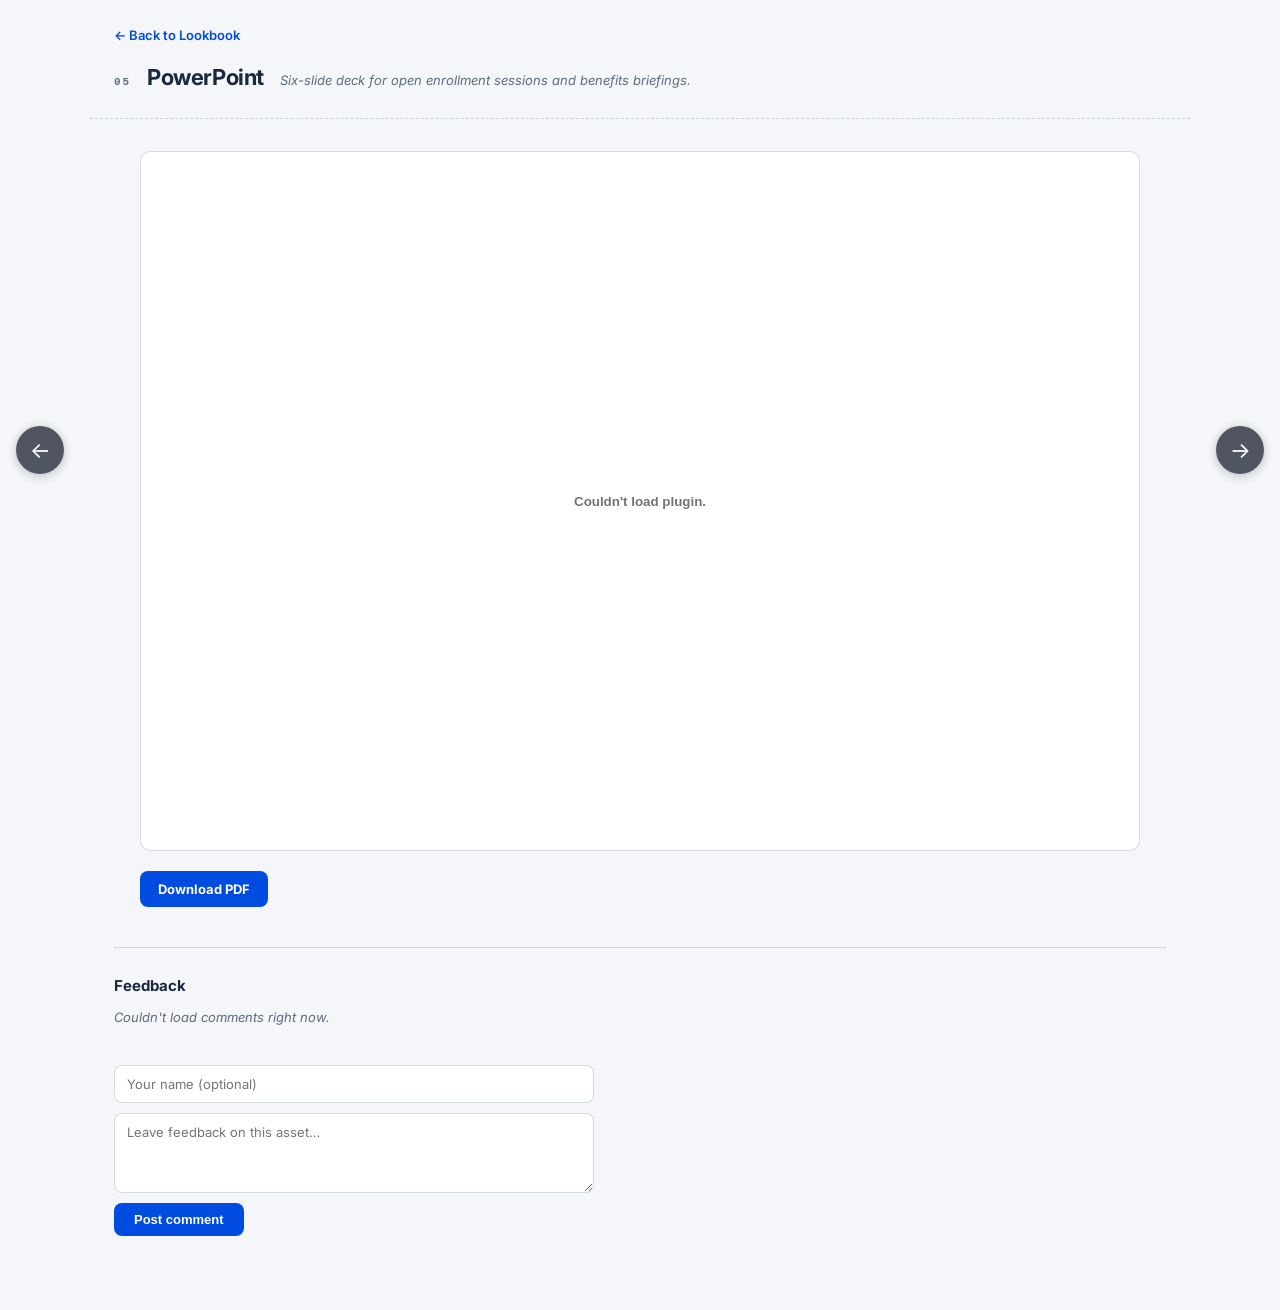
<file: powerpoint.html>
<!DOCTYPE html>
<html lang="en">
<head>
<meta charset="utf-8">
<meta name="viewport" content="width=device-width, initial-scale=1">
<title>PowerPoint — JetBlue Lookbook</title>
<link rel="preconnect" href="https://fonts.googleapis.com">
<link href="https://fonts.googleapis.com/css2?family=Inter:wght@400;500;600&display=swap" rel="stylesheet">
<link rel="stylesheet" href="css/style.css">
<style>
  .pdf-wrap { max-width: 1000px; margin: 0 auto; }
  .pdf-wrap embed { width: 100%; height: 700px; border: 1px solid var(--hairline-strong); border-radius: 10px; background: #fff; }
  .pdf-download { display: inline-block; margin-top: 16px; font-size: 13px; font-weight: 700; color: #fff; background: var(--client-accent); border-radius: 8px; padding: 10px 18px; text-decoration: none; }
  .pdf-download:hover { background: var(--client-accent-dark); }
</style>
</head>
<body>

<div class="subpage-bar"><a href="index.html">&larr; Back to Lookbook</a></div>
<div class="subpage-title">
  <span class="num">05</span>
  <h2>PowerPoint</h2>
  <span class="desc">Six-slide deck for open enrollment sessions and benefits briefings.</span>
</div>

<div class="subpage-content">

<div class="pdf-wrap">
  <embed src="JB%20Launch%20Slides.pdf" type="application/pdf">
  <a class="pdf-download" href="JB%20Launch%20Slides.pdf" download>Download PDF</a>
</div>

<div id="comments-root" data-page="powerpoint"></div>

</div>

<script src="js/comments-config.js"></script>
<script src="js/comments.js"></script>
<script src="js/nav.js"></script>
</body>
</html>
</file>
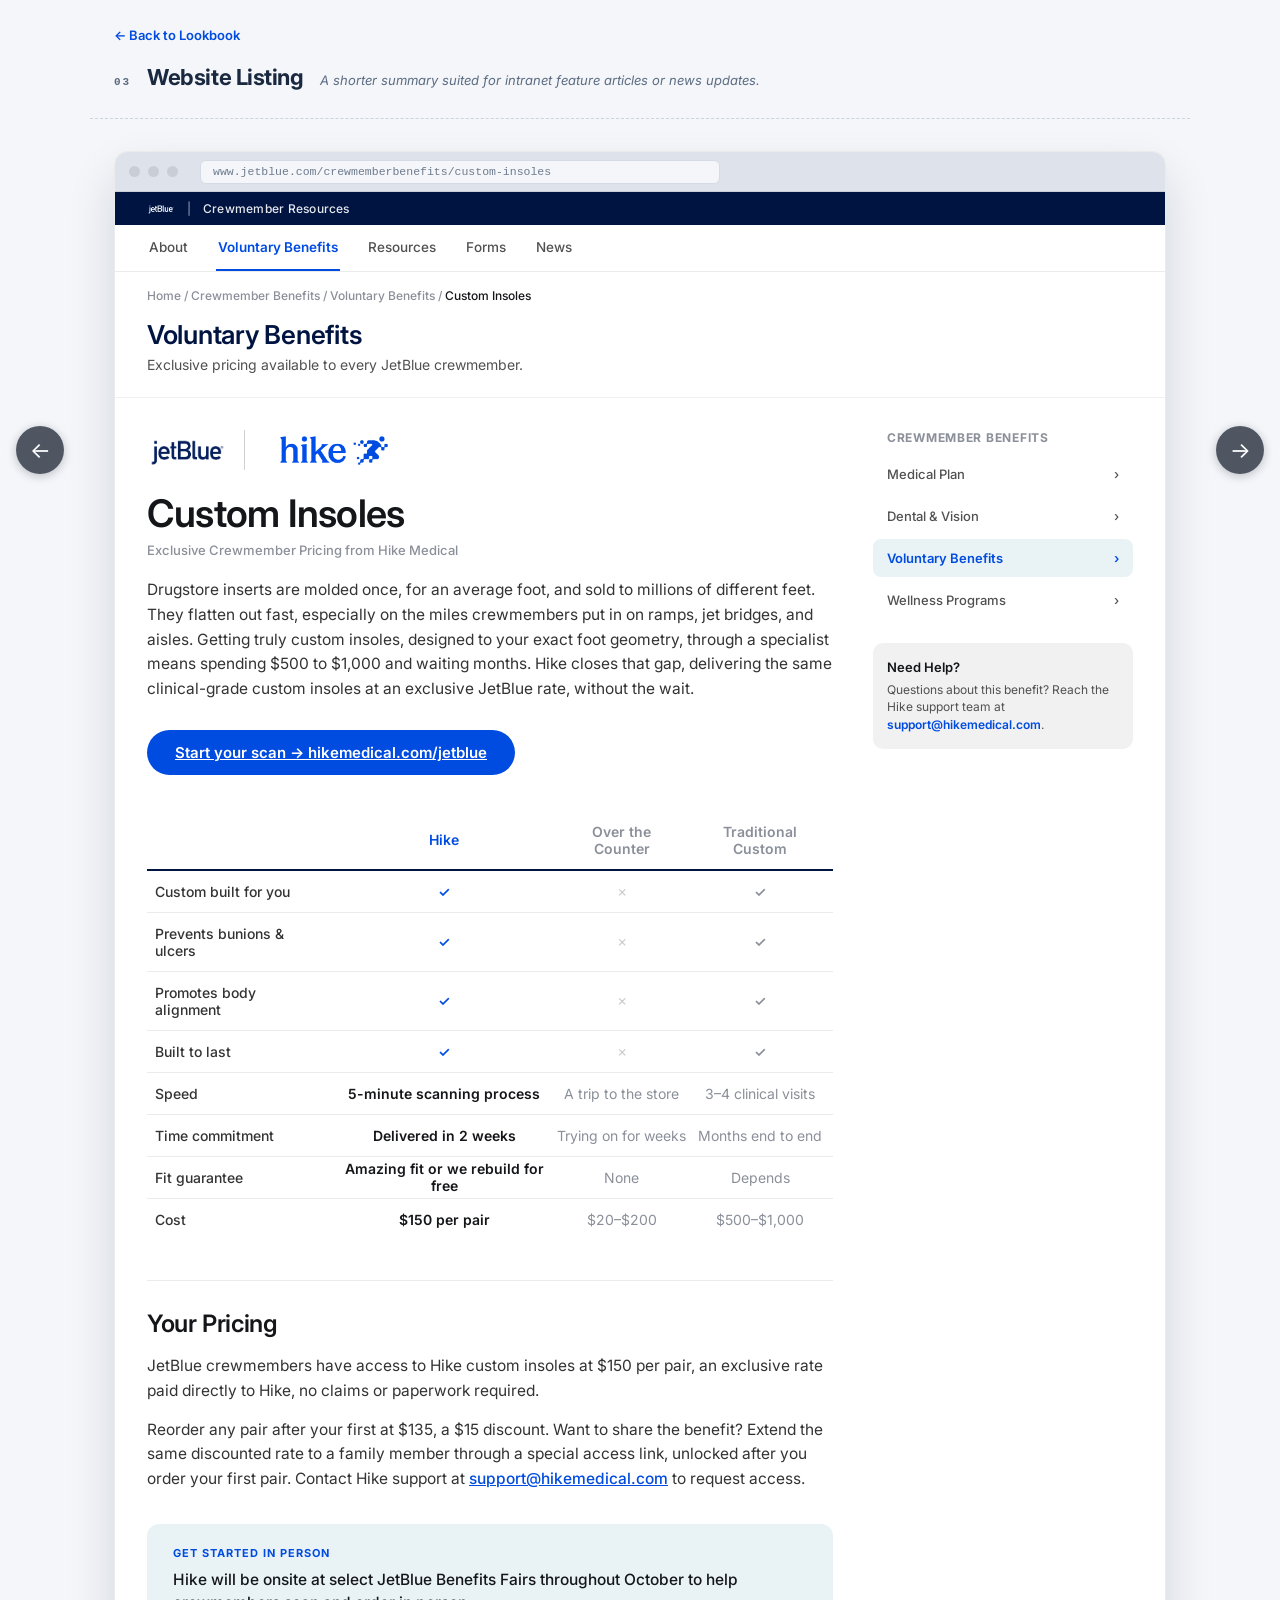
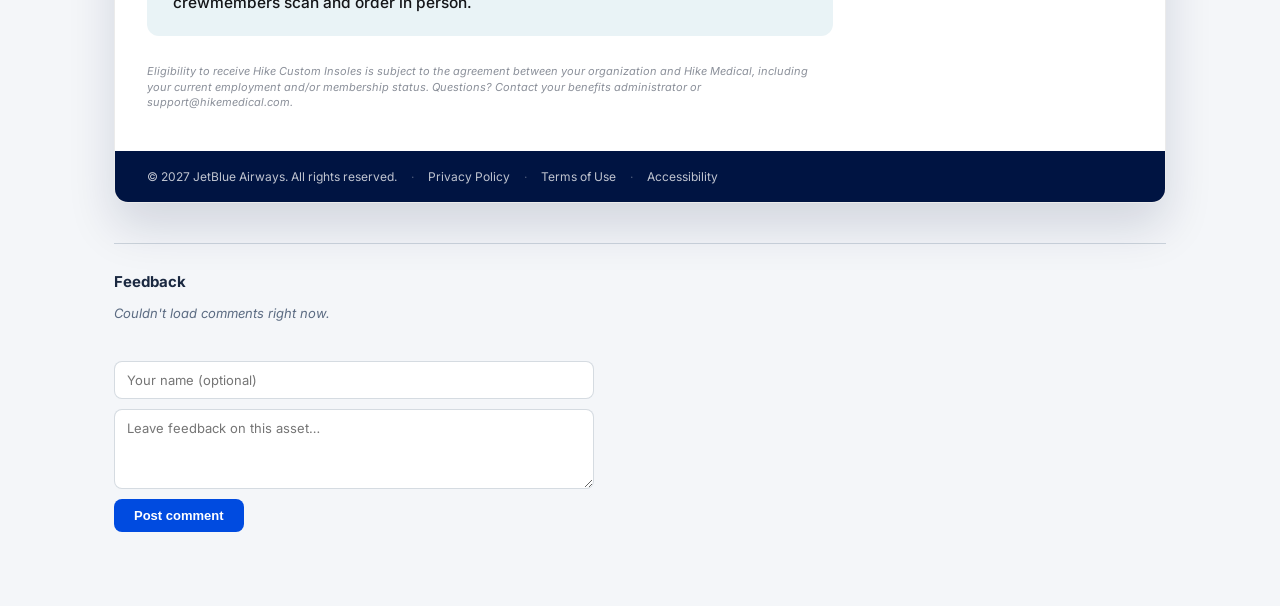
<file: website-listing.html>
<!DOCTYPE html>
<html lang="en">
<head>
<meta charset="utf-8">
<meta name="viewport" content="width=device-width, initial-scale=1">
<title>Website Listing — JetBlue Lookbook</title>
<link rel="preconnect" href="https://fonts.googleapis.com">
<link href="https://fonts.googleapis.com/css2?family=Inter:wght@400;500;600&display=swap" rel="stylesheet">
<link rel="stylesheet" href="css/style.css">
<style>
  body { font-family: 'Inter', 'Helvetica Neue', Arial, sans-serif; }
  .wl-nav-link { font-size:13.5px; font-weight:500; color:#515151; padding:14px 2px; display:inline-block; border-bottom:2px solid transparent; }
  .wl-nav-link.active { color:#004BE0; font-weight:600; border-bottom:2px solid #004BE0; }
  .wl-aside-link { display:flex; align-items:center; justify-content:space-between; padding:11px 14px; border-radius:8px; font-size:13px; font-weight:500; color:#515151; }
  .wl-aside-link.active { background:#E9F3F6; color:#004BE0; font-weight:600; }
</style>
</head>
<body>

<div class="subpage-bar"><a href="index.html">&larr; Back to Lookbook</a></div>
<div class="subpage-title">
  <span class="num">03</span>
  <h2>Website Listing</h2>
  <span class="desc">A shorter summary suited for intranet feature articles or news updates.</span>
</div>

<div class="subpage-content">

<div style="display:flex; justify-content:center;">
<div style="width:100%; max-width:1180px; background:#fff; border-radius:14px; box-shadow:0 24px 48px rgba(0,20,66,0.14); overflow:hidden; border:1px solid rgba(0,0,0,0.08);">

  <div class="frame-chrome" style="height:40px;">
    <span class="dot"></span><span class="dot"></span><span class="dot"></span>
    <div style="margin-left:14px; background:#F4F6F9; border:1px solid #D5DBE4; border-radius:6px; height:24px; flex:1; max-width:520px; display:flex; align-items:center; padding:0 12px; font-family:ui-monospace,'SF Mono',Menlo,monospace; font-size:11.5px; color:#6E7B8F;">www.jetblue.com/crewmemberbenefits/custom-insoles</div>
  </div>

  <div style="background:#001442; color:#fff; padding:9px 32px; display:flex; align-items:center; gap:12px; font-size:12px; font-weight:500; letter-spacing:0.02em;">
    <img src="assets/jetblue-logo.png" alt="JetBlue" style="height:13px; width:auto; display:block; filter:brightness(0) invert(1);">
    <span style="opacity:0.5;">|</span>
    <span style="color:rgba(255,255,255,0.9);">Crewmember Resources</span>
  </div>

  <div style="padding:0 32px; border-bottom:1px solid rgba(0,0,0,0.08); display:flex; align-items:center; gap:26px;">
    <span class="wl-nav-link">About</span>
    <span class="wl-nav-link active">Voluntary Benefits</span>
    <span class="wl-nav-link">Resources</span>
    <span class="wl-nav-link">Forms</span>
    <span class="wl-nav-link">News</span>
  </div>

  <div style="padding:16px 32px 0; font-size:12px; color:#8A8F99; font-weight:500;">Home / Crewmember Benefits / Voluntary Benefits / <span style="color:#151619;">Custom Insoles</span></div>

  <div style="padding:16px 32px 24px; border-bottom:1px solid rgba(0,0,0,0.06);">
    <h2 style="margin:0 0 6px; font-weight:600; font-size:26px; color:#001442; letter-spacing:-0.01em;">Voluntary Benefits</h2>
    <div style="font-size:14px; color:#515151;">Exclusive pricing available to every JetBlue crewmember.</div>
  </div>

  <div style="display:flex; gap:40px; padding:32px 32px 40px; flex-wrap:wrap;">
    <div style="flex:1; min-width:280px;">
      <div style="display:flex; align-items:center; gap:16px; margin-bottom:20px; flex-wrap:wrap;">
        <img src="assets/jetblue-logo.png" alt="JetBlue" style="height:38px; width:auto; display:block;">
        <span style="width:1px; height:40px; background:rgba(0,0,0,0.18); display:block;"></span>
        <img src="assets/hike-logo-blue.png" alt="Hike Medical" style="height:67px; width:auto; display:block; margin:-18px 0;">
      </div>
      <h1 style="margin:0 0 6px; font-weight:600; font-size:38px; letter-spacing:-0.02em; color:#151619;">Custom Insoles</h1>
      <div style="font-size:13px; color:#8A8F99; font-weight:500; margin-bottom:20px;">Exclusive Crewmember Pricing from Hike Medical</div>
      <p style="margin:0 0 28px; font-size:15.5px; line-height:1.6; color:#333; font-weight:400;">Drugstore inserts are molded once, for an average foot, and sold to millions of different feet. They flatten out fast, especially on the miles crewmembers put in on ramps, jet bridges, and aisles. Getting truly custom insoles, designed to your exact foot geometry, through a specialist means spending $500 to $1,000 and waiting months. Hike closes that gap, delivering the same clinical-grade custom insoles at an exclusive JetBlue rate, without the wait.</p>
      <a href="https://hikemedical.com/jetblue" style="display:inline-block; background:#004BE0; color:#fff; font-weight:600; font-size:15px; padding:13px 28px; border-radius:999px;">Start your scan &rarr; hikemedical.com/jetblue</a>

      <div style="overflow-x:auto; margin-top:36px;">
      <table style="width:100%; border-collapse:collapse; font-size:14px; min-width:560px;">
        <thead>
          <tr style="border-bottom:2px solid #001442;">
            <td style="padding:12px 8px; font-weight:600; color:#151619;"></td>
            <td style="padding:12px 8px; font-weight:600; color:#004BE0; text-align:center;">Hike</td>
            <td style="padding:12px 8px; font-weight:600; color:#8A8F99; text-align:center;">Over the Counter</td>
            <td style="padding:12px 8px; font-weight:600; color:#8A8F99; text-align:center;">Traditional Custom</td>
          </tr>
        </thead>
        <tbody>
          <tr style="border-bottom:1px solid rgba(0,0,0,0.08);"><td style="padding:12px 8px; color:#333; font-weight:500;">Custom built for you</td><td style="text-align:center; color:#004BE0; font-weight:600;">✓</td><td style="text-align:center; color:#CCC;">✗</td><td style="text-align:center; color:#8A8F99; font-weight:600;">✓</td></tr>
          <tr style="border-bottom:1px solid rgba(0,0,0,0.08);"><td style="padding:12px 8px; color:#333; font-weight:500;">Prevents bunions &amp; ulcers</td><td style="text-align:center; color:#004BE0; font-weight:600;">✓</td><td style="text-align:center; color:#CCC;">✗</td><td style="text-align:center; color:#8A8F99; font-weight:600;">✓</td></tr>
          <tr style="border-bottom:1px solid rgba(0,0,0,0.08);"><td style="padding:12px 8px; color:#333; font-weight:500;">Promotes body alignment</td><td style="text-align:center; color:#004BE0; font-weight:600;">✓</td><td style="text-align:center; color:#CCC;">✗</td><td style="text-align:center; color:#8A8F99; font-weight:600;">✓</td></tr>
          <tr style="border-bottom:1px solid rgba(0,0,0,0.08);"><td style="padding:12px 8px; color:#333; font-weight:500;">Built to last</td><td style="text-align:center; color:#004BE0; font-weight:600;">✓</td><td style="text-align:center; color:#CCC;">✗</td><td style="text-align:center; color:#8A8F99; font-weight:600;">✓</td></tr>
          <tr style="border-bottom:1px solid rgba(0,0,0,0.08);"><td style="padding:12px 8px; color:#333; font-weight:500;">Speed</td><td style="text-align:center; color:#151619; font-weight:600;">5-minute scanning process</td><td style="text-align:center; color:#8A8F99;">A trip to the store</td><td style="text-align:center; color:#8A8F99;">3–4 clinical visits</td></tr>
          <tr style="border-bottom:1px solid rgba(0,0,0,0.08);"><td style="padding:12px 8px; color:#333; font-weight:500;">Time commitment</td><td style="text-align:center; color:#151619; font-weight:600;">Delivered in 2 weeks</td><td style="text-align:center; color:#8A8F99;">Trying on for weeks</td><td style="text-align:center; color:#8A8F99;">Months end to end</td></tr>
          <tr style="border-bottom:1px solid rgba(0,0,0,0.08);"><td style="padding:12px 8px; color:#333; font-weight:500;">Fit guarantee</td><td style="text-align:center; color:#151619; font-weight:600;">Amazing fit or we rebuild for free</td><td style="text-align:center; color:#8A8F99;">None</td><td style="text-align:center; color:#8A8F99;">Depends</td></tr>
          <tr><td style="padding:12px 8px; color:#333; font-weight:500;">Cost</td><td style="text-align:center; color:#151619; font-weight:600;">$150 per pair</td><td style="text-align:center; color:#8A8F99;">$20–$200</td><td style="text-align:center; color:#8A8F99;">$500–$1,000</td></tr>
        </tbody>
      </table>
      </div>

      <div style="margin-top:40px; padding-top:28px; border-top:1px solid rgba(0,0,0,0.08);">
        <h2 style="margin:0 0 16px; font-weight:600; font-size:24px; color:#151619; letter-spacing:-0.015em;">Your Pricing</h2>
        <div style="display:flex; flex-direction:column; gap:14px; font-size:15.5px; line-height:1.6; color:#333;">
          <p style="margin:0; font-size:15.5px; line-height:1.6; color:#333; font-weight:400;">JetBlue crewmembers have access to Hike custom insoles at $150 per pair, an exclusive rate paid directly to Hike, no claims or paperwork required.</p>
          <p style="margin:0; font-size:15.5px; line-height:1.6; color:#333; font-weight:400;">Reorder any pair after your first at $135, a $15 discount. Want to share the benefit? Extend the same discounted rate to a family member through a special access link, unlocked after you order your first pair. Contact Hike support at <a href="mailto:support@hikemedical.com" style="font-weight:500;">support@hikemedical.com</a> to request access.</p>
        </div>
      </div>

      <div style="margin-top:32px; background:#E9F3F6; border-radius:12px; padding:22px 26px;">
        <div style="font-size:11px; font-weight:700; letter-spacing:0.09em; text-transform:uppercase; color:#004BE0; margin-bottom:8px;">Get Started In Person</div>
        <p style="margin:0; font-size:15.5px; line-height:1.5; color:#151619; font-weight:500;">Hike will be onsite at select JetBlue Benefits Fairs throughout October to help crewmembers scan and order in person.</p>
      </div>

      <p style="margin:28px 0 0; font-size:11px; line-height:1.4; color:#8A8F99; font-style:italic;">Eligibility to receive Hike Custom Insoles is subject to the agreement between your organization and Hike Medical, including your current employment and/or membership status. Questions? Contact your benefits administrator or support@hikemedical.com.</p>
    </div>

    <div style="width:260px; flex-shrink:0;">
      <div style="font-size:12px; font-weight:700; letter-spacing:0.06em; text-transform:uppercase; color:#8A8F99; margin-bottom:10px; padding:0 14px;">Crewmember Benefits</div>
      <div style="display:flex; flex-direction:column; gap:4px; margin-bottom:24px;">
        <div class="wl-aside-link">Medical Plan<span>›</span></div>
        <div class="wl-aside-link">Dental &amp; Vision<span>›</span></div>
        <div class="wl-aside-link active">Voluntary Benefits<span>›</span></div>
        <div class="wl-aside-link">Wellness Programs<span>›</span></div>
      </div>
      <div style="background:#F1F1F1; border-radius:10px; padding:16px 14px;">
        <div style="font-weight:600; font-size:13px; color:#151619; margin-bottom:6px;">Need Help?</div>
        <div style="font-size:12px; color:#515151; line-height:1.45;">Questions about this benefit? Reach the Hike support team at <span style="color:#004BE0; font-weight:600;">support@hikemedical.com</span>.</div>
      </div>
    </div>
  </div>

  <div style="background:#001442; color:rgba(255,255,255,0.75); padding:18px 32px; display:flex; align-items:center; gap:14px; flex-wrap:wrap; font-size:12px;">
    <span>&copy; 2027 JetBlue Airways. All rights reserved.</span>
    <span style="opacity:0.4;">&middot;</span><span>Privacy Policy</span>
    <span style="opacity:0.4;">&middot;</span><span>Terms of Use</span>
    <span style="opacity:0.4;">&middot;</span><span>Accessibility</span>
  </div>

</div>
</div>

<div id="comments-root" data-page="website-listing"></div>

</div>

<script src="js/comments-config.js"></script>
<script src="js/comments.js"></script>
<script src="js/nav.js"></script>
</body>
</html>
</file>
<file: css/style.css>
/* JetBlue Lookbook — shared styles */

:root {
  --client-accent: #004BE0;
  --client-accent-dark: #0039AD;
  --ink: #1A2840;
  --text-gray: #5B6B82;
  --hairline: rgba(26, 58, 92, 0.10);
  --hairline-strong: rgba(26, 58, 92, 0.18);
  --paper: #FFFFFF;
  --canvas: #F4F6F9;
}

* { box-sizing: border-box; margin: 0; padding: 0; }

html, body {
  background: var(--canvas);
  color: var(--ink);
  font-family: 'Inter', system-ui, sans-serif;
  -webkit-font-smoothing: antialiased;
}

img { max-width: 100%; display: block; }
a { color: var(--client-accent); }

/* ---------- Hub (index.html) ---------- */

.hub-shell { max-width: 1100px; margin: 0 auto; padding: 64px 24px 96px; }

.hub-header { text-align: center; margin-bottom: 56px; }
.hub-header .eyebrow {
  font-size: 11px; letter-spacing: 0.18em; text-transform: uppercase;
  font-weight: 600; color: var(--client-accent); margin-bottom: 10px;
}
.hub-header h1 { font-size: 32px; font-weight: 700; letter-spacing: -0.02em; margin-bottom: 10px; }
.hub-header p { font-size: 14px; color: var(--text-gray); max-width: 560px; margin: 0 auto; }

.card-grid {
  display: grid;
  grid-template-columns: repeat(auto-fill, minmax(260px, 1fr));
  gap: 20px;
}

.asset-card {
  display: block; text-decoration: none; color: inherit;
  background: var(--paper);
  border: 1px solid var(--hairline-strong);
  border-radius: 14px;
  padding: 22px 20px;
  transition: transform .15s, box-shadow .15s;
}
.asset-card:hover { transform: translateY(-2px); box-shadow: 0 10px 30px rgba(16,24,40,0.10); }
.asset-card .num {
  font-family: ui-monospace, 'SF Mono', Menlo, monospace;
  font-size: 11px; color: var(--text-gray); letter-spacing: 0.14em;
  text-transform: uppercase; font-weight: 600; display: block; margin-bottom: 10px;
}
.asset-card h3 { font-size: 17px; font-weight: 700; letter-spacing: -0.01em; margin-bottom: 6px; }
.asset-card p { font-size: 13px; color: var(--text-gray); line-height: 1.5; }

/* ---------- Subpage chrome (every asset page) ---------- */

.subpage-bar { max-width: 1100px; margin: 0 auto; padding: 24px 24px 0; }
.subpage-bar a {
  font-size: 13px; font-weight: 600; color: var(--client-accent); text-decoration: none;
}
.subpage-bar a:hover { text-decoration: underline; }

.subpage-title {
  max-width: 1100px; margin: 0 auto; padding: 20px 24px 28px;
  border-bottom: 1px dashed var(--hairline-strong);
  display: flex; align-items: baseline; gap: 16px; flex-wrap: wrap;
}
.subpage-title .num {
  font-family: ui-monospace, 'SF Mono', Menlo, monospace;
  font-size: 11px; color: var(--text-gray); letter-spacing: 0.18em;
  text-transform: uppercase; font-weight: 600;
}
.subpage-title h2 { font-size: 22px; font-weight: 700; letter-spacing: -0.02em; }
.subpage-title .desc { font-size: 13px; color: var(--text-gray); font-style: italic; }

.subpage-content { max-width: 1100px; margin: 0 auto; padding: 32px 24px 64px; }

/* ---------- Generic browser-chrome frame (HTML-recreation pattern) ---------- */

.frame { background: #F0F2F5; border-radius: 16px; overflow: hidden; box-shadow: 0 8px 24px rgba(0,0,0,0.08); }
.frame-chrome {
  height: 36px; background: #DEE3EB; border-bottom: 1px solid #C8CFD9;
  display: flex; align-items: center; padding: 0 14px; gap: 8px;
}
.frame-chrome .dot { width: 11px; height: 11px; border-radius: 50%; background: #C9CED6; }

/* ---------- Comment widget ---------- */

#comments-root { margin-top: 40px; padding-top: 28px; border-top: 1px solid var(--hairline-strong); }
.comments-heading { font-size: 15px; font-weight: 700; margin-bottom: 14px; }
.comments-list { display: flex; flex-direction: column; gap: 12px; margin-bottom: 20px; }
.comment-item {
  background: var(--paper); border: 1px solid var(--hairline);
  border-radius: 10px; padding: 12px 14px;
}
.comment-item .meta { display: flex; justify-content: space-between; gap: 12px; margin-bottom: 4px; }
.comment-item .name { font-size: 12.5px; font-weight: 700; color: var(--ink); }
.comment-item .time { font-size: 11.5px; color: var(--text-gray); }
.comment-item .text { font-size: 13px; line-height: 1.5; color: var(--ink); white-space: pre-wrap; }
.comments-empty { font-size: 13px; color: var(--text-gray); font-style: italic; margin-bottom: 20px; }

.comment-form { display: flex; flex-direction: column; gap: 10px; max-width: 480px; }
.comment-form input, .comment-form textarea {
  font-family: inherit; font-size: 13px; padding: 10px 12px;
  border: 1px solid var(--hairline-strong); border-radius: 8px; background: var(--paper); color: var(--ink);
}
.comment-form textarea { min-height: 80px; resize: vertical; }
.comment-form button {
  align-self: flex-start; font-size: 13px; font-weight: 700; color: #fff;
  background: var(--client-accent); border: none; border-radius: 8px;
  padding: 9px 20px; cursor: pointer;
}
.comment-form button:hover { background: var(--client-accent-dark); }
.comment-form button:disabled { opacity: 0.6; cursor: not-allowed; }
.comments-status { font-size: 12px; color: var(--text-gray); }
.comments-status.error { color: #B4232A; }
.comments-disabled-note {
  font-size: 12.5px; color: var(--text-gray); font-style: italic;
  background: #FFF6E0; border: 1px dashed #E8C868; border-radius: 8px; padding: 10px 14px;
}
</file>
